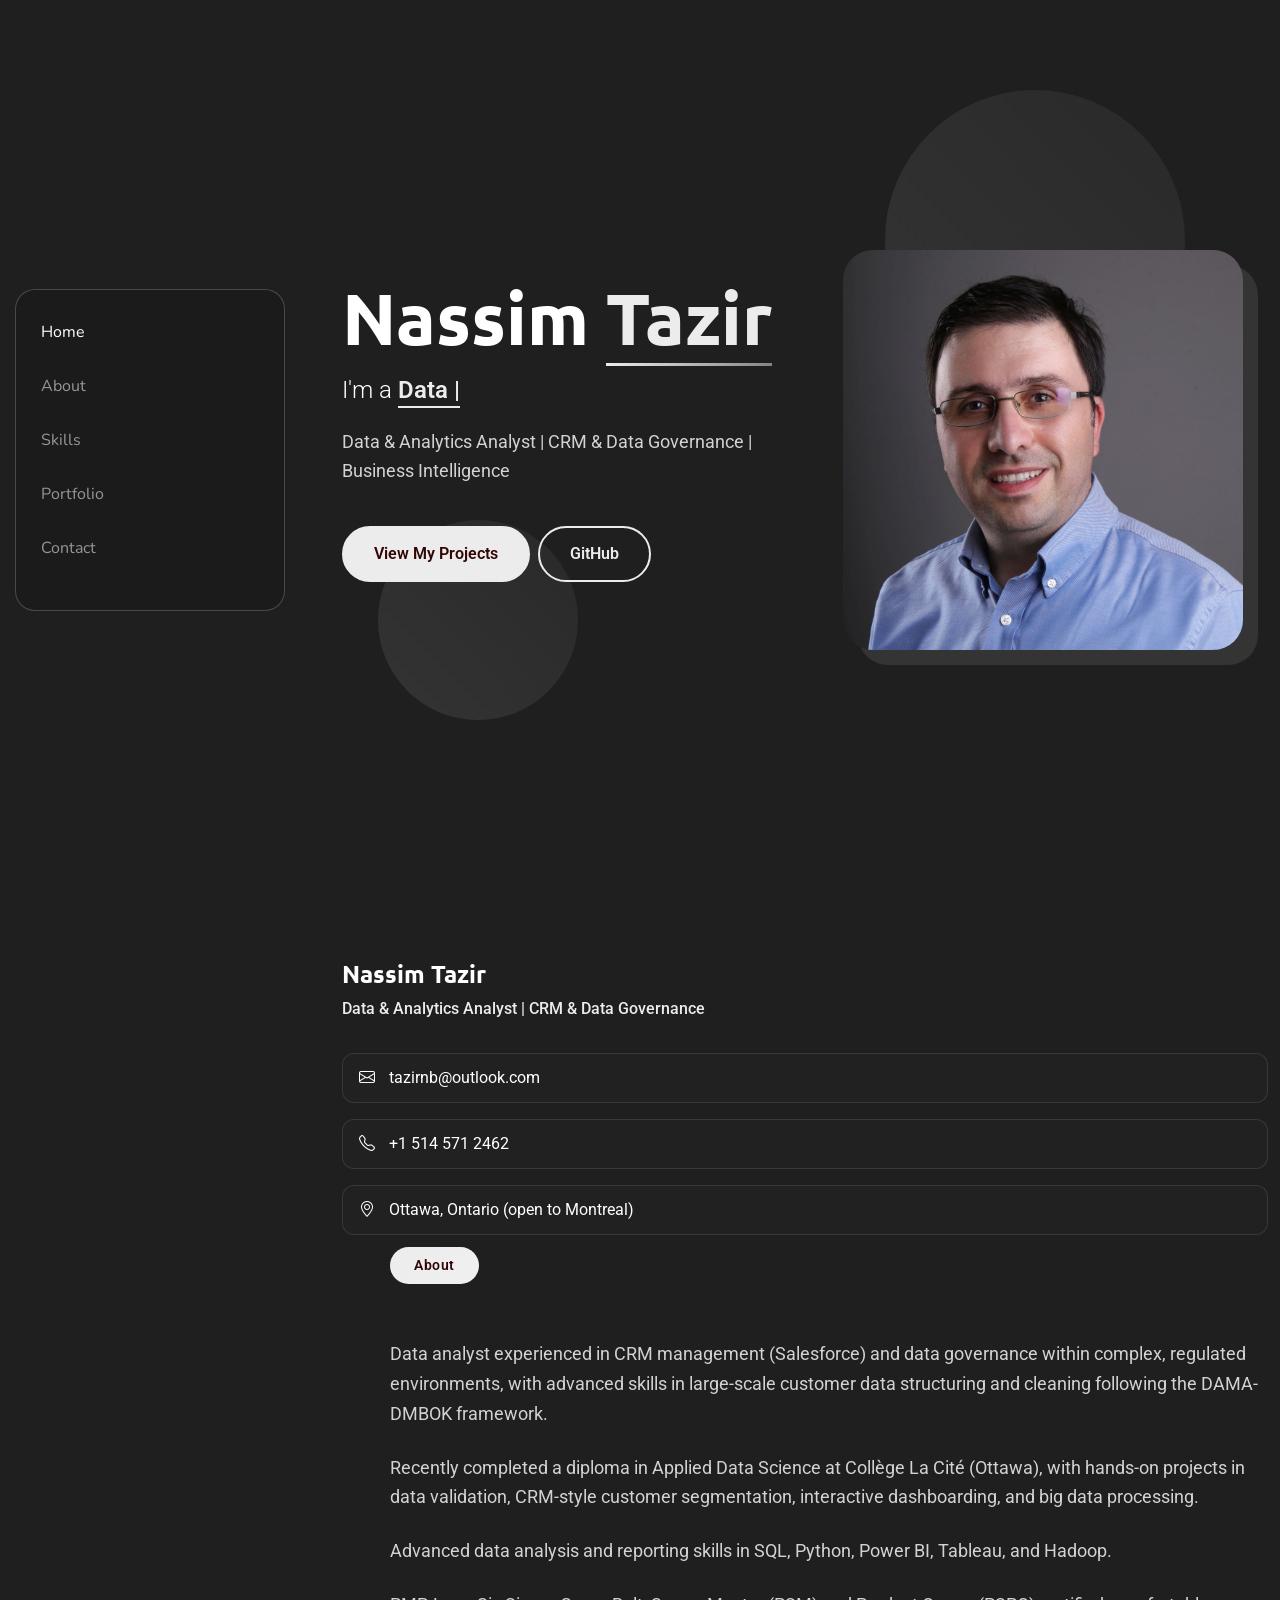
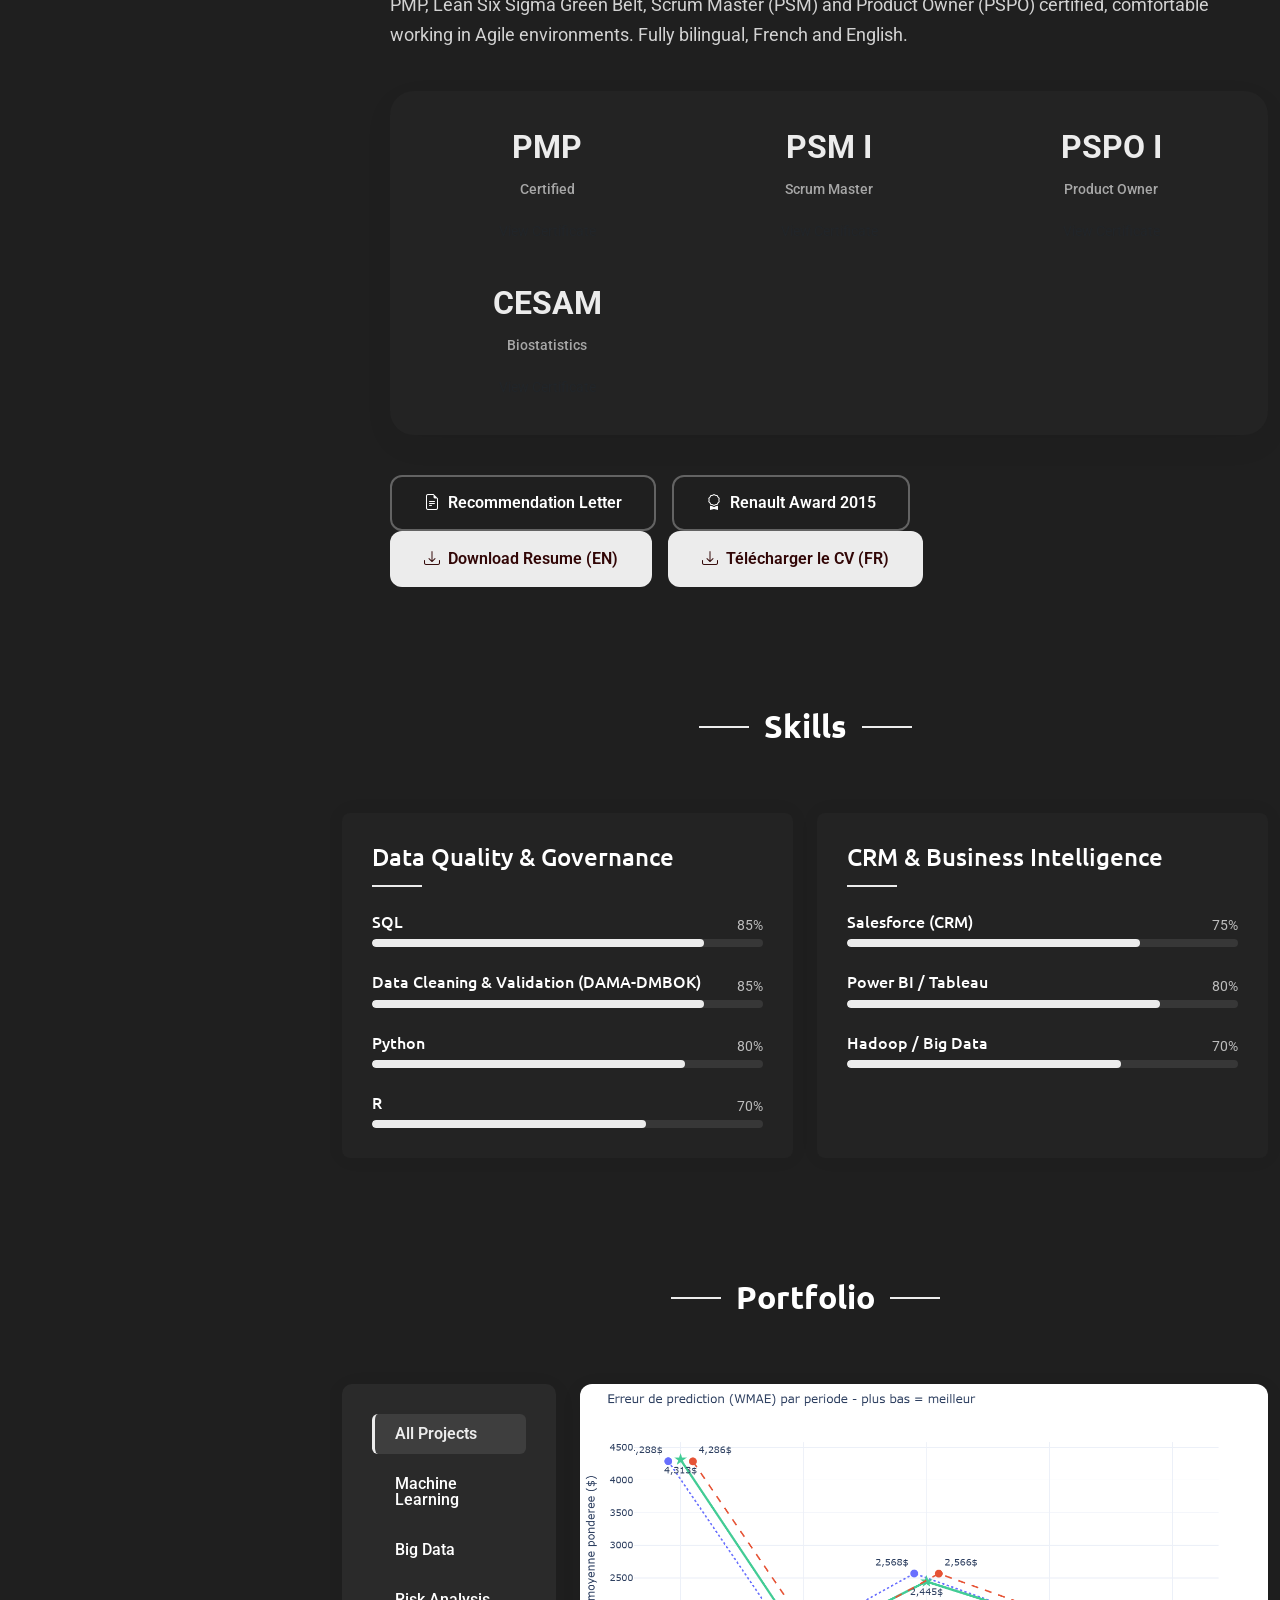
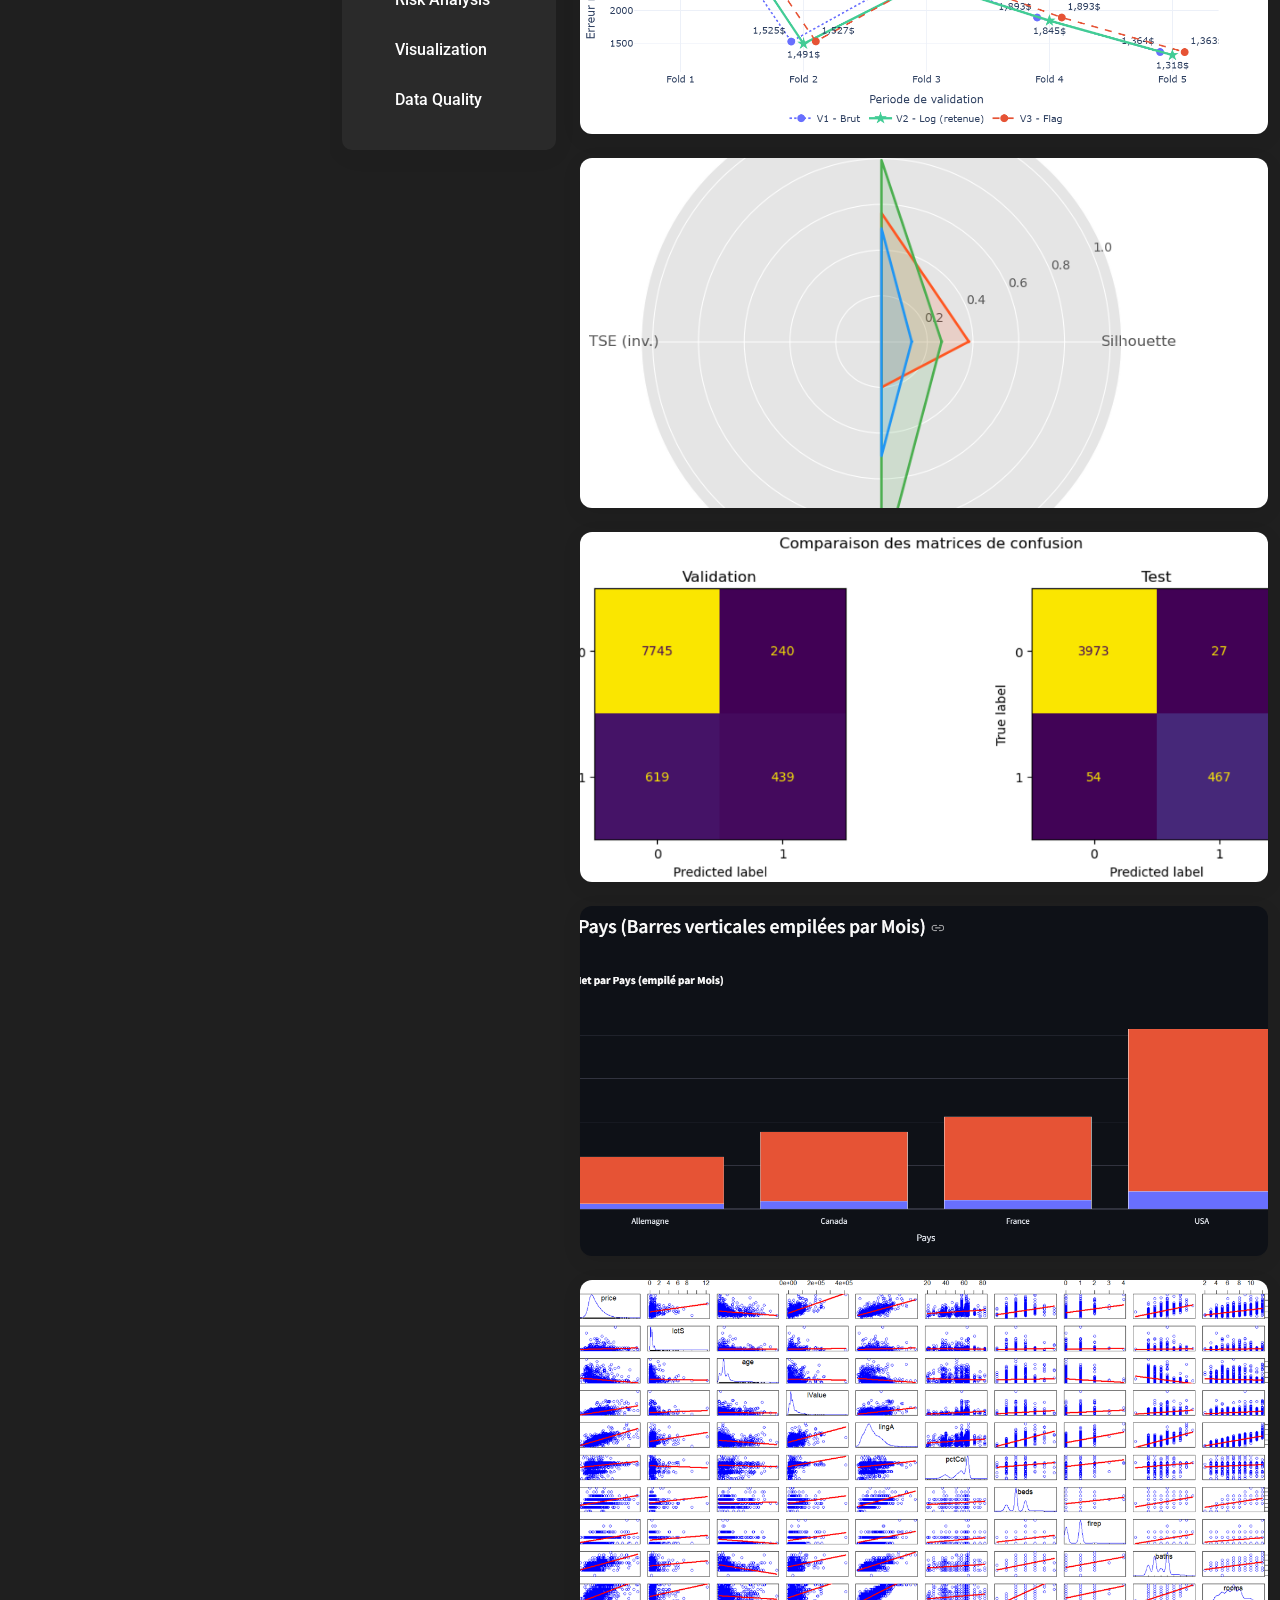
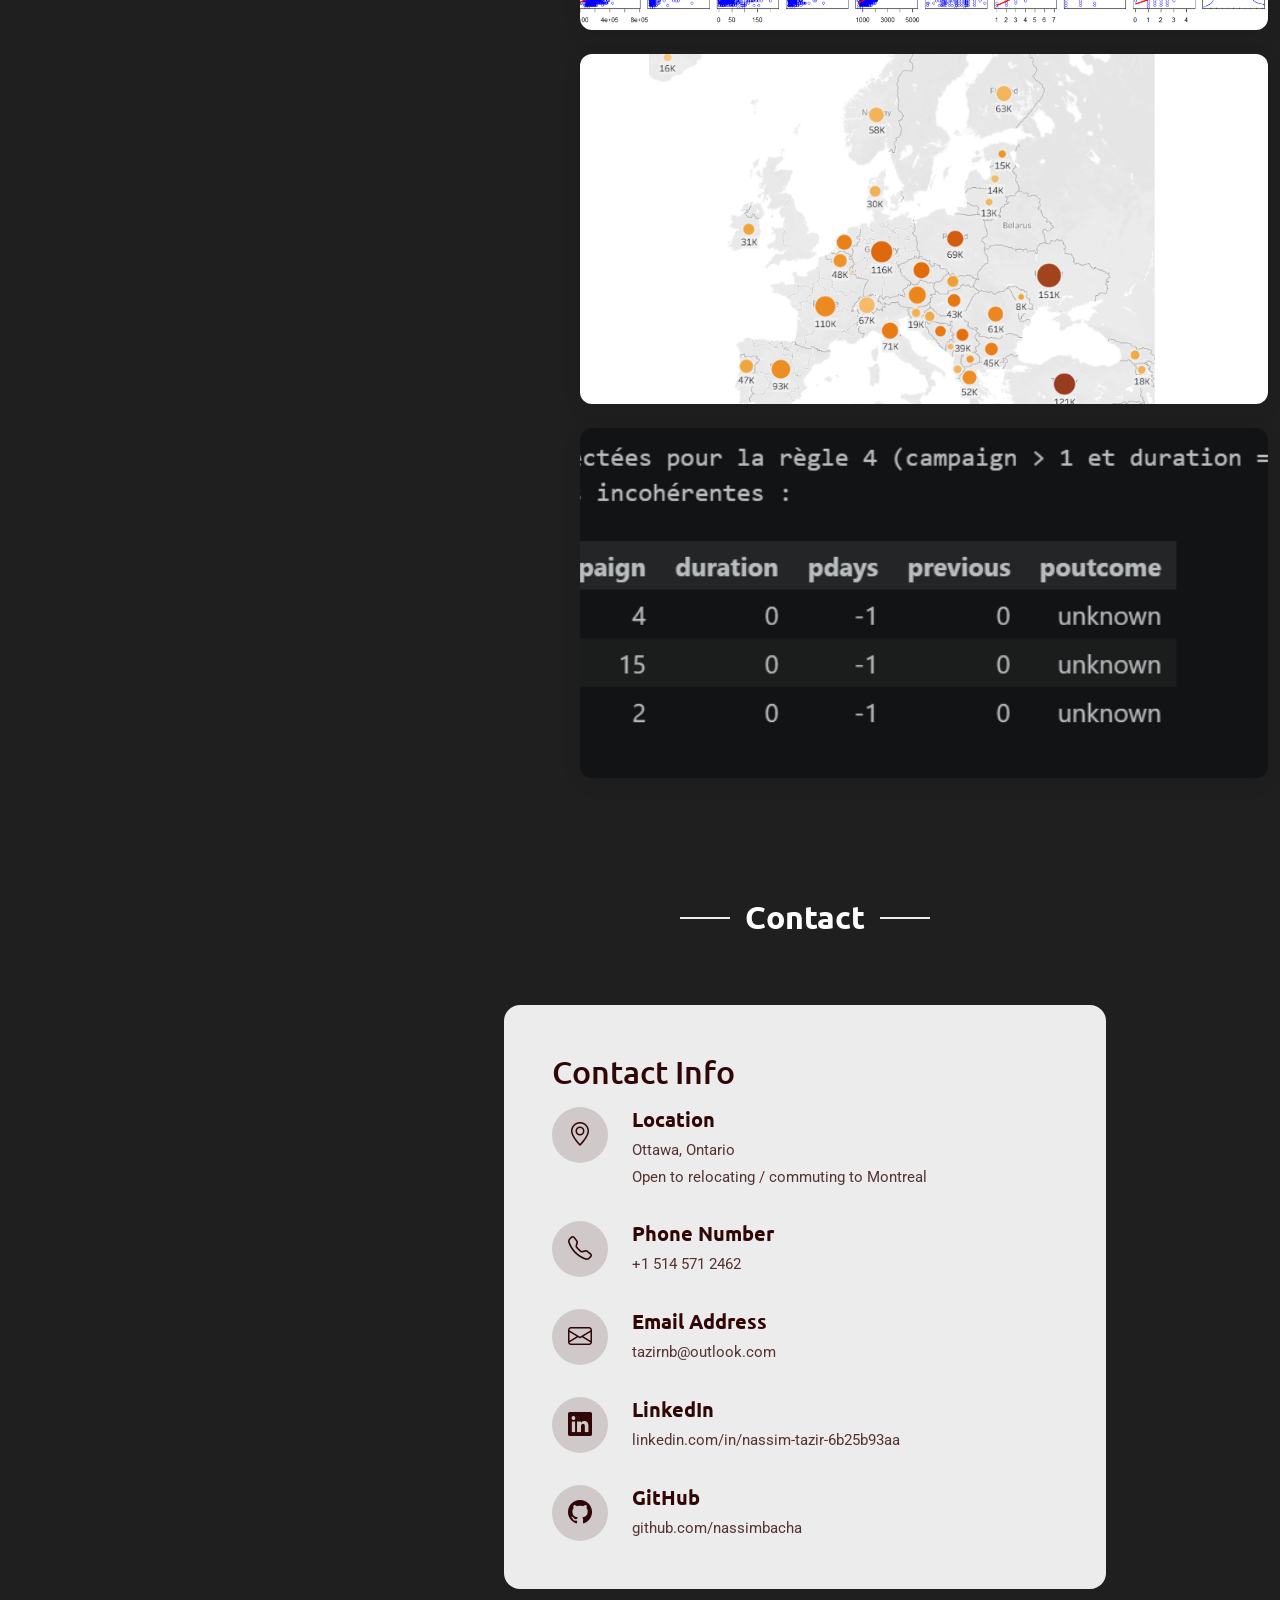
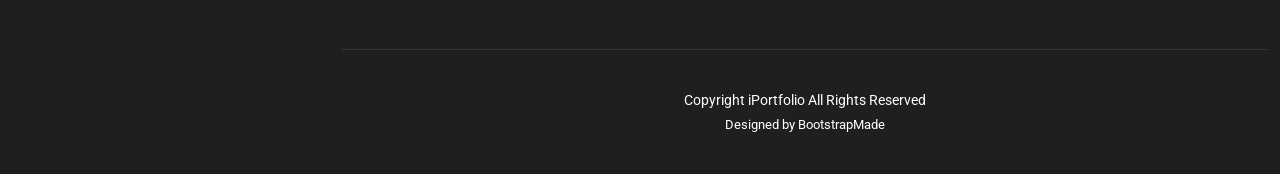
<file: index.html>
<!DOCTYPE html>
<html lang="en">

<head>
  <meta charset="utf-8">
  <meta content="width=device-width, initial-scale=1.0" name="viewport">
  <title>Nassim Tazir - Data & Analytics Analyst | CRM & Data Governance</title>
  <meta name="description" content="">
  <meta name="keywords" content="">

  <!-- Favicons -->
  <link href="assets/img/favicon.png" rel="icon">
  <link href="assets/img/apple-touch-icon.png" rel="apple-touch-icon">

  <!-- Fonts -->
  <link href="https://fonts.googleapis.com" rel="preconnect">
  <link href="https://fonts.gstatic.com" rel="preconnect" crossorigin>
  <link href="https://fonts.googleapis.com/css2?family=Roboto:ital,wght@0,100;0,300;0,400;0,500;0,700;0,900;1,100;1,300;1,400;1,500;1,700;1,900&family=Ubuntu:ital,wght@0,300;0,400;0,500;0,700;1,300;1,400;1,500;1,700&family=Nunito:ital,wght@0,200;0,300;0,400;0,500;0,600;0,700;0,800;0,900;1,200;1,300;1,400;1,500;1,600;1,700;1,800;1,900&display=swap" rel="stylesheet">

  <!-- Vendor CSS Files -->
  <link href="assets/vendor/bootstrap/css/bootstrap.min.css" rel="stylesheet">
  <link href="assets/vendor/bootstrap-icons/bootstrap-icons.css" rel="stylesheet">
  <link href="assets/vendor/aos/aos.css" rel="stylesheet">
  <link href="assets/vendor/glightbox/css/glightbox.min.css" rel="stylesheet">
  <link href="assets/vendor/swiper/swiper-bundle.min.css" rel="stylesheet">

  <!-- Main CSS File -->
  <link href="assets/css/main.css" rel="stylesheet">

</head>

<body class="index-page">

  <header id="header" class="header dark-background d-flex flex-column justify-content-center">
    <i class="header-toggle d-xl-none bi bi-list"></i>

    <div class="header-container d-flex flex-column align-items-start">
      <nav id="navmenu" class="navmenu">
        <ul>
          <li><a href="#hero">Home</a></li>
          <li><a href="#about">About</a></li>
          <li><a href="#skills">Skills</a></li>
          <li><a href="#portfolio">Portfolio</a></li>
          <li><a href="#contact">Contact</a></li>
        </ul>
      </nav>
    </div>

  </header>

  <main class="main">

    <!-- Hero Section -->
    <section id="hero" class="hero section">
      <div class="background-elements">
        <div class="bg-circle circle-1"></div>
        <div class="bg-circle circle-2"></div>
      </div>

      <div class="hero-content">
        <div class="container">
          <div class="row align-items-center">

            <div class="col-lg-6" data-aos="fade-right" data-aos-delay="100">
              <div class="hero-text">
                <h1>Nassim <span class="accent-text">Tazir</span></h1>

                <p class="lead">
                  I'm a <span class="typed" data-typed-items="Data &amp; Analytics Analyst, CRM Specialist, PMP® Certified"></span>
                </p>

                <p class="description">Data &amp; Analytics Analyst | CRM &amp; Data Governance | Business Intelligence</p>

                <div class="hero-actions d-flex flex-wrap gap-2">
                  <a href="#portfolio" class="btn btn-primary">View My Projects</a>
                  <a href="https://github.com/nassimbacha" target="_blank" rel="noopener" class="btn btn-outline">GitHub</a>
                </div>

              </div>
            </div>

            <div class="col-lg-6" data-aos="fade-left" data-aos-delay="200">
              <div class="hero-visual">
                <div class="profile-container">
                  <div class="profile-background"></div>
                  <img src="assets/img/profile/nassim.jpg" alt="Nassim Tazir" class="profile-image">
                </div>
              </div>
            </div>

          </div>
        </div>
      </div>

    </section><!-- /Hero Section -->

    <!-- About Section -->
    <section id="about" class="about section">

      <div class="container" data-aos="fade-up" data-aos-delay="100">

        <div class="row">

          <div class="profile-content">
            <h3>Nassim Tazir</h3>
            <p class="profession">Data & Analytics Analyst | CRM &amp; Data Governance</p>

            <div class="contact-links">
              <a href="mailto:tazirnb@outlook.com" class="contact-item">
                <i class="bi bi-envelope"></i>
                tazirnb@outlook.com
              </a>
              <a href="tel:+15145712462" class="contact-item">
                <i class="bi bi-telephone"></i>
                +1 514 571 2462
              </a>
              <a href="#" class="contact-item">
                <i class="bi bi-geo-alt"></i>
                Ottawa, Ontario (open to Montreal)
              </a>
            </div>
          </div>

          <div class="col-lg-12" data-aos="fade-left" data-aos-delay="300">
            <div class="about-content">
              <div class="section-header">
                <span class="badge-text">About</span>
              </div>

              <div class="description">
                <p>
                  Data analyst experienced in CRM management (Salesforce) and data governance within complex,
                  regulated environments, with advanced skills in large-scale customer data structuring and
                  cleaning following the DAMA-DMBOK framework.
                </p>
                <p>
                  Recently completed a diploma in Applied Data Science at Collège La Cité (Ottawa),
                  with hands-on projects in data validation, CRM-style customer segmentation, interactive
                  dashboarding, and big data processing.
                </p>
                <p>
                  Advanced data analysis and reporting skills in SQL, Python, Power BI, Tableau, and Hadoop.
                </p>
                <p>
                  PMP, Lean Six Sigma Green Belt, Scrum Master (PSM) and Product Owner (PSPO) certified,
                  comfortable working in Agile environments. Fully bilingual, French and English.
                </p>
              </div>

              <div class="stats-grid">
                <div class="stat-item">
                  <div class="stat-number">PMP</div>
                  <div class="stat-label">Certified</div>
                  <div class="mt-3">
                    <a class="btn btn-outline btn-sm" href="assets/certificates/PMP.pdf" download>View Certificate</a>
                  </div>
                </div>

                <div class="stat-item">
                  <div class="stat-number">PSM I</div>
                  <div class="stat-label">Scrum Master</div>
                  <div class="mt-3">
                    <a class="btn btn-outline btn-sm" href="assets/certificates/PSM.pdf" download>View Certificate</a>
                  </div>
                </div>

                <div class="stat-item">
                  <div class="stat-number">PSPO I</div>
                  <div class="stat-label">Product Owner</div>
                  <div class="mt-3">
                    <a class="btn btn-outline btn-sm" href="assets/certificates/PSPO.pdf" download>View Certificate</a>
                  </div>
                </div>

                <div class="stat-item">
                  <div class="stat-number">CESAM</div>
                  <div class="stat-label">Biostatistics</div>
                  <div class="mt-3">
                    <a class="btn btn-outline btn-sm" href="assets/certificates/CESAM.pdf" download>View Certificate</a>
                  </div>
                </div>
              </div>

              <div class="cta-section">
                <a href="docs/Recommendation_Letter.pdf" class="btn btn-outline" target="_blank" rel="noopener">
                  <i class="bi bi-file-earmark-text"></i>
                  Recommendation Letter
                </a>
                <a href="docs/Award%20Renault.pdf" class="btn btn-outline" target="_blank" rel="noopener">
                  <i class="bi bi-award"></i>
                  Renault Award 2015
                </a>
              </div>

              <div class="cta-section">
                <a href="assets/files/Nassim_Tazir_En.pdf" class="btn btn-primary" download>
                  <i class="bi bi-download"></i>
                  Download Resume (EN)
                </a>
                <a href="assets/files/Nassim_Tazir_Fr.pdf" class="btn btn-primary" download>
                  <i class="bi bi-download"></i>
                  Télécharger le CV (FR)
                </a>
              </div>

            </div>
          </div>
        </div>

      </div>

    </section><!-- /About Section -->

    <!-- Skills Section -->
    <section id="skills" class="skills section">

      <div class="container section-title" data-aos="fade-up">
        <h2>Skills</h2>
      </div>

      <div class="container" data-aos="fade-up" data-aos-delay="100">
        <div class="row">

          <div class="col-lg-6">
            <div class="skills-category" data-aos="fade-up" data-aos-delay="200">
              <h3>Data Quality &amp; Governance</h3>
              <div class="skills-animation">

                <div class="skill-item">
                  <div class="d-flex justify-content-between align-items-center">
                    <h4>SQL</h4>
                    <span class="skill-percentage">85%</span>
                  </div>
                  <div class="progress">
                    <div class="progress-bar" role="progressbar" aria-valuenow="85" aria-valuemin="0" aria-valuemax="100"></div>
                  </div>
                </div>

                <div class="skill-item">
                  <div class="d-flex justify-content-between align-items-center">
                    <h4>Data Cleaning &amp; Validation (DAMA-DMBOK)</h4>
                    <span class="skill-percentage">85%</span>
                  </div>
                  <div class="progress">
                    <div class="progress-bar" role="progressbar" aria-valuenow="85" aria-valuemin="0" aria-valuemax="100"></div>
                  </div>
                </div>

                <div class="skill-item">
                  <div class="d-flex justify-content-between align-items-center">
                    <h4>Python</h4>
                    <span class="skill-percentage">80%</span>
                  </div>
                  <div class="progress">
                    <div class="progress-bar" role="progressbar" aria-valuenow="80" aria-valuemin="0" aria-valuemax="100"></div>
                  </div>
                </div>

                <div class="skill-item">
                  <div class="d-flex justify-content-between align-items-center">
                    <h4>R</h4>
                    <span class="skill-percentage">70%</span>
                  </div>
                  <div class="progress">
                    <div class="progress-bar" role="progressbar" aria-valuenow="70" aria-valuemin="0" aria-valuemax="100"></div>
                  </div>
                </div>

              </div>
            </div>
          </div>

          <div class="col-lg-6">
            <div class="skills-category" data-aos="fade-up" data-aos-delay="300">
              <h3>CRM &amp; Business Intelligence</h3>
              <div class="skills-animation">

                <div class="skill-item">
                  <div class="d-flex justify-content-between align-items-center">
                    <h4>Salesforce (CRM)</h4>
                    <span class="skill-percentage">75%</span>
                  </div>
                  <div class="progress">
                    <div class="progress-bar" role="progressbar" aria-valuenow="75" aria-valuemin="0" aria-valuemax="100"></div>
                  </div>
                </div>

                <div class="skill-item">
                  <div class="d-flex justify-content-between align-items-center">
                    <h4>Power BI / Tableau</h4>
                    <span class="skill-percentage">80%</span>
                  </div>
                  <div class="progress">
                    <div class="progress-bar" role="progressbar" aria-valuenow="80" aria-valuemin="0" aria-valuemax="100"></div>
                  </div>
                </div>

                <div class="skill-item">
                  <div class="d-flex justify-content-between align-items-center">
                    <h4>Hadoop / Big Data</h4>
                    <span class="skill-percentage">70%</span>
                  </div>
                  <div class="progress">
                    <div class="progress-bar" role="progressbar" aria-valuenow="70" aria-valuemin="0" aria-valuemax="100"></div>
                  </div>
                </div>

              </div>
            </div>
          </div>

        </div>
      </div>

    </section><!-- /Skills Section -->

    <!-- Portfolio Section -->
    <section id="portfolio" class="portfolio section">

      <div class="container section-title" data-aos="fade-up">
        <h2>Portfolio</h2>
      </div>

      <div class="container" data-aos="fade-up" data-aos-delay="100">

        <div class="isotope-layout" data-default-filter="*" data-layout="masonry" data-sort="original-order">

          <div class="row">
            <div class="col-lg-3 filter-sidebar">
              <div class="filters-wrapper" data-aos="fade-right" data-aos-delay="150">
                <ul class="portfolio-filters isotope-filters">
                  <li data-filter="*" class="filter-active">All Projects</li>
                  <li data-filter=".filter-ml">Machine Learning</li>
                  <li data-filter=".filter-bigdata">Big Data</li>
                  <li data-filter=".filter-risk">Risk Analysis</li>
                  <li data-filter=".filter-viz">Visualization</li>
                  <li data-filter=".filter-quality">Data Quality</li>
                </ul>
              </div>
            </div>

            <div class="col-lg-9">
              <div class="row gy-4 portfolio-container isotope-container" data-aos="fade-up" data-aos-delay="200">

                <!-- Projet 1 Walmart -->
                <div class="col-lg-12 col-md-12 portfolio-item isotope-item filter-ml">
                  <div class="portfolio-wrap">
                    <img src="assets/img/portfolio/walmart_wmae.png" class="img-fluid" alt="Walmart WMAE" loading="lazy">
                    <div class="portfolio-info">
                      <div class="content">
                        <h4>Sales Forecasting - Walmart</h4>
                        <p>Time series forecasting pipeline on 408,000+ weekly sales transactions across 45 stores. Feature engineering (lags, rolling means, seasonal flags), TimeSeriesSplit validation, custom WMAE metric, comparison of Random Forest / XGBoost / LightGBM - R2 avg: 0.94.</p>
                        <p><strong>Tools:</strong> Python, scikit-learn, pandas, XGBoost, LightGBM</p>
                        <a href="https://github.com/nassimbacha/walmart-sales-forecasting" target="_blank" rel="noopener" class="btn btn-outline btn-sm mt-2">GitHub</a>
                        <a href="https://youtu.be/nKX84gOiWzc" target="_blank" rel="noopener" class="btn btn-outline btn-sm mt-2">Video</a>
                      </div>
                    </div>
                  </div>
                </div>

                <!-- Projet 2 Credit Card -->
                <div class="col-lg-12 col-md-12 portfolio-item isotope-item filter-risk">
                  <div class="portfolio-wrap">
                    <img src="assets/img/portfolio/Radar_Chart.png" class="img-fluid" alt="Clustering Radar Chart" loading="lazy">
                    <div class="portfolio-info">
                      <div class="content">
                        <h4>Credit Card Default Risk - Segmentation and Analysis</h4>
                        <p>Exploratory analysis and risk segmentation on 30,000 credit card clients. PCA (90% variance in 10 components), MCA, AFC, K-Means clustering (k=4) - identified a high-risk group with 62.6% default rate. Comparison of 3 clustering approaches via radar chart.</p>
                        <p><strong>Tools:</strong> Python, scikit-learn, Prince (PCA/MCA/AFC), KMeans, Seaborn</p>
                        <a href="https://github.com/nassimbacha/credit-card-default-risk-segmentation" target="_blank" rel="noopener" class="btn btn-outline btn-sm mt-2">GitHub</a>
                      </div>
                    </div>
                  </div>
                </div>

                <!-- Projet 3 Bank Marketing -->
                <div class="col-lg-12 col-md-12 portfolio-item isotope-item filter-ml">
                  <div class="portfolio-wrap">
                    <img src="assets/img/portfolio/Confusion_Matrix.png" class="img-fluid" alt="Confusion Matrix" loading="lazy">
                    <div class="portfolio-info">
                      <div class="content">
                        <h4>Bank Marketing - ML Classification Pipeline</h4>
                        <p>End-to-end sklearn pipeline: StandardScaler, OneHotEncoder, SelectKBest (Mutual Information, k=15), RandomForestClassifier (200 trees). Handling class imbalance (22% positives), precision/recall/F1 analysis - final accuracy: 98.2%.</p>
                        <p><strong>Tools:</strong> Python, scikit-learn, pandas, RandomForestClassifier</p>
                        <a href="https://github.com/nassimbacha/bank-marketing-ml-pipeline" target="_blank" rel="noopener" class="btn btn-outline btn-sm mt-2">GitHub</a>
                      </div>
                    </div>
                  </div>
                </div>

                <!-- Projet 4 MapReduce -->
                <div class="col-lg-12 col-md-12 portfolio-item isotope-item filter-bigdata">
                  <div class="portfolio-wrap">
                    <img src="assets/img/portfolio/Ca_par_Pays.png" class="img-fluid" alt="Sales KPIs" loading="lazy">
                    <div class="portfolio-info">
                      <div class="content">
                        <h4>Big Data Pipeline - Hadoop MapReduce and Streamlit</h4>
                        <p>Dockerized Hadoop cluster (1 master + 2 workers). 4 MapReduce jobs (net revenue, top 10, returns, payments) with HDFS storage and interactive Streamlit dashboard.</p>
                        <p><strong>Tools:</strong> Python, Hadoop, HDFS, MapReduce, Streamlit, Docker</p>
                        <div class="portfolio-links">
                          <a href="assets/img/portfolio/Ca_par_Pays.png" class="glightbox" data-gallery="bigdata-kpi" title="CA net par pays"><i class="bi bi-plus-lg"></i></a>
                          <a href="assets/img/portfolio/Top10_Produits.png" class="glightbox" data-gallery="bigdata-kpi" title="Top 10 Produits" style="display:none;"></a>
                          <a href="assets/img/portfolio/Tx_retour_par_produits.png" class="glightbox" data-gallery="bigdata-kpi" title="Taux de retour" style="display:none;"></a>
                          <a href="assets/img/portfolio/Modes_payements.png" class="glightbox" data-gallery="bigdata-kpi" title="Modes de paiement" style="display:none;"></a>
                        </div>
                        <a href="https://github.com/nassimbacha/Creation_job_map_reduce-Tableau_de_bord_streamlit" target="_blank" rel="noopener" class="btn btn-outline btn-sm mt-2">GitHub</a>
                      </div>
                    </div>
                  </div>
                </div>

                <!-- Projet 5 House Price Prediction R -->
                <div class="col-lg-12 col-md-12 portfolio-item isotope-item filter-ml">
                  <div class="portfolio-wrap">
                    <img src="assets/img/portfolio/house_price_scatterplot_matrix.png" class="img-fluid" alt="House Price Scatterplot Matrix" loading="lazy">
                    <div class="portfolio-info">
                      <div class="content">
                        <h4>House Price Regression Model - Interaction Effects</h4>
                        <p>Academic project (Collège La Cité, 2025): multiple linear regression to predict house prices. Full diagnostics (Shapiro-Wilk, Breusch-Pagan, Harvey-Collier), Box-Cox log transformation, best subset and stepwise AIC variable selection, polynomial and interaction terms validated via ANOVA. Final model: log(price) ~ lotSize + age + landValue + livingArea + bathrooms, Adj. R2 = 0.583.</p>
                        <p><strong>Tools:</strong> R, leaps, MASS, car, lmtest, GGally, ggplot2</p>
                        <div class="portfolio-links">
                          <a href="assets/img/portfolio/house_price_scatterplot_matrix.png" class="glightbox" data-gallery="house-price" title="Scatterplot matrix with regression lines"><i class="bi bi-plus-lg"></i></a>
                          <a href="assets/img/portfolio/house_price_corr_matrix.png" class="glightbox" data-gallery="house-price" title="Correlation matrix" style="display:none;"></a>
                          <a href="assets/img/portfolio/house_price_regression_summary.png" class="glightbox" data-gallery="house-price" title="Regression model summary" style="display:none;"></a>
                          <a href="assets/img/portfolio/house_price_influence_plot.png" class="glightbox" data-gallery="house-price" title="Influence plot (Cook's D)" style="display:none;"></a>
                          <a href="assets/img/portfolio/house_price_boxcox.png" class="glightbox" data-gallery="house-price" title="Box-Cox profile log-likelihood" style="display:none;"></a>
                        </div>
                        <a href="https://github.com/nassimbacha/house-price-prediction-r" target="_blank" rel="noopener" class="btn btn-outline btn-sm mt-2">GitHub</a>
                        <a href="https://youtu.be/2wKjX27EH9Y" target="_blank" rel="noopener" class="btn btn-outline btn-sm mt-2">Video</a>
                      </div>
                    </div>
                  </div>
                </div>

                <!-- Projet 6 Energy Transition Tableau -->
                <div class="col-lg-12 col-md-12 portfolio-item isotope-item filter-viz">
                  <div class="portfolio-wrap">
                    <img src="assets/img/portfolio/energy_transition_map.png" class="img-fluid" alt="European Energy Transition Map" loading="lazy">
                    <div class="portfolio-info">
                      <div class="content">
                        <h4>European Energy Transition Analysis - Tableau</h4>
                        <p>Interactive geographic map of 40 European countries (200 observations) showing energy production (bubble size, GWh) and CO2 emissions (color gradient). Bar chart and dual-axis Dot/Lollipop chart comparing production by energy source and emissions by country. Bullet chart tracking actual production vs targets, with distribution bands.</p>
                        <p><strong>Tools:</strong> Tableau (geographic maps, dual axis, bullet chart)</p>
                        <a href="https://public.tableau.com/app/profile/nassim.tazir4809/viz/AnalysedelatransitionEnergetiqueEuropeenne/Dashboard1" target="_blank" rel="noopener" class="btn btn-outline btn-sm mt-2">Tableau Public</a>
                      </div>
                    </div>
                  </div>
                </div>

                <!-- Projet 7 Bank Marketing Data Validation -->
                <div class="col-lg-12 col-md-12 portfolio-item isotope-item filter-quality">
                  <div class="portfolio-wrap">
                    <img src="assets/img/portfolio/bank_marketing_validation.png" class="img-fluid" alt="Bank Marketing Data Validation" loading="lazy">
                    <div class="portfolio-info">
                      <div class="content">
                        <h4>Data Validation and Quality Control - Bank Marketing</h4>
                        <p>Complete data quality validation process on 45,211 observations (17 variables) from banking telemarketing campaigns: descriptive statistical analysis, anomaly detection (technical vs business missing values, outliers, duplicates, logical inconsistencies). Definition and verification of 4 cross-variable business rules, with automated schema validation via Pandera (accuracy, completeness, consistency).</p>
                        <p><strong>Tools:</strong> Python, pandas, Pandera, SciPy, Seaborn, Matplotlib</p>
                        <a href="https://github.com/nassimbacha/bank-marketing-data-validation" target="_blank" rel="noopener" class="btn btn-outline btn-sm mt-2">GitHub</a>
                      </div>
                    </div>
                  </div>
                </div>

              </div>
            </div>
          </div>

        </div>

      </div>

    </section><!-- /Portfolio Section -->

    <!-- Contact Section -->
    <section id="contact" class="contact section">

      <div class="container section-title" data-aos="fade-up">
        <h2>Contact</h2>
      </div>

      <div class="container">
        <div class="row g-4 g-lg-5">
          <div class="col-lg-8 mx-auto">
            <div class="info-box">
              <h3>Contact Info</h3>

              <div class="info-item">
                <div class="icon-box"><i class="bi bi-geo-alt"></i></div>
                <div class="content">
                  <h4>Location</h4>
                  <p>Ottawa, Ontario</p>
                  <p>Open to relocating / commuting to Montreal</p>
                </div>
              </div>

              <div class="info-item">
                <div class="icon-box"><i class="bi bi-telephone"></i></div>
                <div class="content">
                  <h4>Phone Number</h4>
                  <p>+1 514 571 2462</p>
                </div>
              </div>

              <div class="info-item">
                <div class="icon-box"><i class="bi bi-envelope"></i></div>
                <div class="content">
                  <h4>Email Address</h4>
                  <p>tazirnb@outlook.com</p>
                </div>
              </div>

              <div class="info-item">
                <div class="icon-box"><i class="bi bi-linkedin"></i></div>
                <div class="content">
                  <h4>LinkedIn</h4>
                  <p><a href="https://www.linkedin.com/in/nassim-tazir-6b25b93aa/" target="_blank">linkedin.com/in/nassim-tazir-6b25b93aa</a></p>
                </div>
              </div>

              <div class="info-item">
                <div class="icon-box"><i class="bi bi-github"></i></div>
                <div class="content">
                  <h4>GitHub</h4>
                  <p><a href="https://github.com/nassimbacha" target="_blank" rel="noopener">github.com/nassimbacha</a></p>
                </div>
              </div>

            </div>
          </div>
        </div>
      </div>

    </section><!-- /Contact Section -->

  </main>

  <footer id="footer" class="footer position-relative">
    <div class="container">
      <div class="copyright text-center">
        <p>Copyright iPortfolio All Rights Reserved</p>
      </div>
      <div class="credits">
        Designed by BootstrapMade
      </div>
    </div>
  </footer>

  <a href="#" id="scroll-top" class="scroll-top d-flex align-items-center justify-content-center"><i class="bi bi-arrow-up-short"></i></a>

  <div id="preloader"></div>

  <script src="assets/vendor/bootstrap/js/bootstrap.bundle.min.js"></script>
  <script src="assets/vendor/php-email-form/validate.js"></script>
  <script src="assets/vendor/aos/aos.js"></script>
  <script src="assets/vendor/typed.js/typed.umd.js"></script>
  <script src="assets/vendor/purecounter/purecounter_vanilla.js"></script>
  <script src="assets/vendor/waypoints/noframework.waypoints.js"></script>
  <script src="assets/vendor/isotope-layout/isotope.pkgd.min.js"></script>
  <script src="assets/vendor/imagesloaded/imagesloaded.pkgd.min.js"></script>
  <script src="assets/vendor/glightbox/js/glightbox.min.js"></script>
  <script src="assets/vendor/swiper/swiper-bundle.min.js"></script>
  <script src="assets/js/main.js"></script>

</body>

</html>
</file>
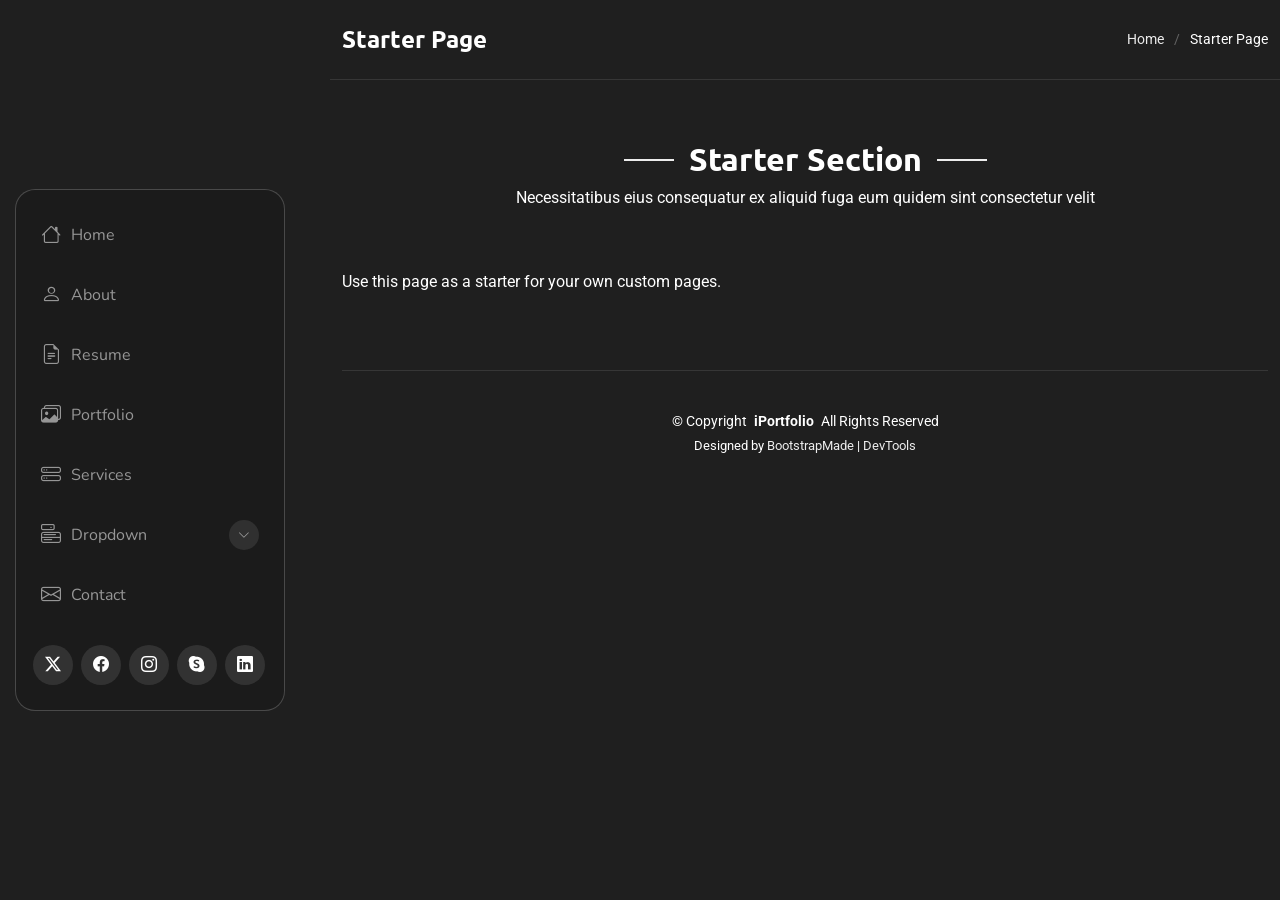
<file: starter-page.html>
<!DOCTYPE html>
<html lang="en">

<head>
  <meta charset="utf-8">
  <meta content="width=device-width, initial-scale=1.0" name="viewport">
  <title>Starter Page - SnapFolio Bootstrap Template</title>
  <meta name="description" content="">
  <meta name="keywords" content="">

  <!-- Favicons -->
  <link href="assets/img/favicon.png" rel="icon">
  <link href="assets/img/apple-touch-icon.png" rel="apple-touch-icon">

  <!-- Fonts -->
  <link href="https://fonts.googleapis.com" rel="preconnect">
  <link href="https://fonts.gstatic.com" rel="preconnect" crossorigin>
  <link href="https://fonts.googleapis.com/css2?family=Roboto:ital,wght@0,100;0,300;0,400;0,500;0,700;0,900;1,100;1,300;1,400;1,500;1,700;1,900&family=Ubuntu:ital,wght@0,300;0,400;0,500;0,700;1,300;1,400;1,500;1,700&family=Nunito:ital,wght@0,200;0,300;0,400;0,500;0,600;0,700;0,800;0,900;1,200;1,300;1,400;1,500;1,600;1,700;1,800;1,900&display=swap" rel="stylesheet">

  <!-- Vendor CSS Files -->
  <link href="assets/vendor/bootstrap/css/bootstrap.min.css" rel="stylesheet">
  <link href="assets/vendor/bootstrap-icons/bootstrap-icons.css" rel="stylesheet">
  <link href="assets/vendor/aos/aos.css" rel="stylesheet">
  <link href="assets/vendor/glightbox/css/glightbox.min.css" rel="stylesheet">
  <link href="assets/vendor/swiper/swiper-bundle.min.css" rel="stylesheet">

  <!-- Main CSS File -->
  <link href="assets/css/main.css" rel="stylesheet">

  <!-- =======================================================
  * Template Name: SnapFolio
  * Template URL: https://bootstrapmade.com/snapfolio-bootstrap-portfolio-template/
  * Updated: Jul 21 2025 with Bootstrap v5.3.7
  * Author: BootstrapMade.com
  * License: https://bootstrapmade.com/license/
  ======================================================== -->
</head>

<body class="starter-page-page">

  <header id="header" class="header dark-background d-flex flex-column justify-content-center">
    <i class="header-toggle d-xl-none bi bi-list"></i>

    <div class="header-container d-flex flex-column align-items-start">
      <nav id="navmenu" class="navmenu">
        <ul>
          <li><a href="#hero"><i class="bi bi-house navicon"></i>Home</a></li>
          <li><a href="#about"><i class="bi bi-person navicon"></i> About</a></li>
          <li><a href="#resume"><i class="bi bi-file-earmark-text navicon"></i> Resume</a></li>
          <li><a href="#portfolio"><i class="bi bi-images navicon"></i> Portfolio</a></li>
          <li><a href="#services"><i class="bi bi-hdd-stack navicon"></i> Services</a></li>
          <li class="dropdown"><a href="#"><i class="bi bi-menu-button navicon"></i> <span>Dropdown</span> <i class="bi bi-chevron-down toggle-dropdown"></i></a>
            <ul>
              <li><a href="#">Dropdown 1</a></li>
              <li class="dropdown"><a href="#"><span>Deep Dropdown</span> <i class="bi bi-chevron-down toggle-dropdown"></i></a>
                <ul>
                  <li><a href="#">Deep Dropdown 1</a></li>
                  <li><a href="#">Deep Dropdown 2</a></li>
                  <li><a href="#">Deep Dropdown 3</a></li>
                  <li><a href="#">Deep Dropdown 4</a></li>
                  <li><a href="#">Deep Dropdown 5</a></li>
                </ul>
              </li>
              <li><a href="#">Dropdown 2</a></li>
              <li><a href="#">Dropdown 3</a></li>
              <li><a href="#">Dropdown 4</a></li>
            </ul>
          </li>
          <li><a href="#contact"><i class="bi bi-envelope navicon"></i> Contact</a></li>
        </ul>
      </nav>

      <div class="social-links text-center">
        <a href="#" class="twitter"><i class="bi bi-twitter-x"></i></a>
        <a href="#" class="facebook"><i class="bi bi-facebook"></i></a>
        <a href="#" class="instagram"><i class="bi bi-instagram"></i></a>
        <a href="#" class="google-plus"><i class="bi bi-skype"></i></a>
        <a href="#" class="linkedin"><i class="bi bi-linkedin"></i></a>
      </div>

    </div>

  </header>

  <main class="main">

    <!-- Page Title -->
    <div class="page-title dark-background">
      <div class="container d-lg-flex justify-content-between align-items-center">
        <h1 class="mb-2 mb-lg-0">Starter Page</h1>
        <nav class="breadcrumbs">
          <ol>
            <li><a href="index.html">Home</a></li>
            <li class="current">Starter Page</li>
          </ol>
        </nav>
      </div>
    </div><!-- End Page Title -->

    <!-- Starter Section Section -->
    <section id="starter-section" class="starter-section section">

      <!-- Section Title -->
      <div class="container section-title" data-aos="fade-up">
        <h2>Starter Section</h2>
        <p>Necessitatibus eius consequatur ex aliquid fuga eum quidem sint consectetur velit</p>
      </div><!-- End Section Title -->

      <div class="container" data-aos="fade-up">
        <p>Use this page as a starter for your own custom pages.</p>
      </div>

    </section><!-- /Starter Section Section -->

  </main>

  <footer id="footer" class="footer position-relative">

    <div class="container">
      <div class="copyright text-center ">
        <p>© <span>Copyright</span> <strong class="px-1 sitename">iPortfolio</strong> <span>All Rights Reserved</span></p>
      </div>
      <div class="credits">
        <!-- All the links in the footer should remain intact. -->
        <!-- You can delete the links only if you've purchased the pro version. -->
        <!-- Licensing information: https://bootstrapmade.com/license/ -->
        <!-- Purchase the pro version with working PHP/AJAX contact form: [buy-url] -->
        Designed by <a href="https://bootstrapmade.com/">BootstrapMade</a> | <a href="https://bootstrapmade.com/tools/">DevTools</a>
      </div>
    </div>

  </footer>

  <!-- Scroll Top -->
  <a href="#" id="scroll-top" class="scroll-top d-flex align-items-center justify-content-center"><i class="bi bi-arrow-up-short"></i></a>

  <!-- Preloader -->
  <div id="preloader"></div>

  <!-- Vendor JS Files -->
  <script src="assets/vendor/bootstrap/js/bootstrap.bundle.min.js"></script>
  <script src="assets/vendor/php-email-form/validate.js"></script>
  <script src="assets/vendor/aos/aos.js"></script>
  <script src="assets/vendor/typed.js/typed.umd.js"></script>
  <script src="assets/vendor/purecounter/purecounter_vanilla.js"></script>
  <script src="assets/vendor/waypoints/noframework.waypoints.js"></script>
  <script src="assets/vendor/isotope-layout/isotope.pkgd.min.js"></script>
  <script src="assets/vendor/imagesloaded/imagesloaded.pkgd.min.js"></script>
  <script src="assets/vendor/glightbox/js/glightbox.min.js"></script>
  <script src="assets/vendor/swiper/swiper-bundle.min.js"></script>

  <!-- Main JS File -->
  <script src="assets/js/main.js"></script>

</body>

</html>
</file>
<file: assets/css/main.css>
/**
* Template Name: SnapFolio
* Template URL: https://bootstrapmade.com/snapfolio-bootstrap-portfolio-template/
* Updated: Jul 21 2025 with Bootstrap v5.3.7
* Author: BootstrapMade.com
* License: https://bootstrapmade.com/license/
*/

/*--------------------------------------------------------------
# Font & Color Variables
# Help: https://bootstrapmade.com/color-system/
--------------------------------------------------------------*/
/* Fonts */
:root {
  --default-font: "Roboto",  system-ui, -apple-system, "Segoe UI", Roboto, "Helvetica Neue", Arial, "Noto Sans", "Liberation Sans", sans-serif, "Apple Color Emoji", "Segoe UI Emoji", "Segoe UI Symbol", "Noto Color Emoji";
  --heading-font: "Ubuntu",  sans-serif;
  --nav-font: "Nunito",  sans-serif;
}

/* Global Colors - The following color variables are used throughout the website. Updating them here will change the color scheme of the entire website */
:root { 
  --background-color: #1f1f1f; /* Background color for the entire website, including individual sections */
  --default-color: #ffffff; /* Default color used for the majority of the text content across the entire website */
  --heading-color: #ffffff; /* Color for headings, subheadings and title throughout the website */
  --accent-color: #ececec; /* Accent color that represents your brand on the website. It's used for buttons, links, and other elements that need to stand out */
  --surface-color: #232323; /* The surface color is used as a background of boxed elements within sections, such as cards, icon boxes, or other elements that require a visual separation from the global background. */
  --contrast-color: #310606; /* Contrast color for text, ensuring readability against backgrounds of accent, heading, or default colors. */
}

/* Nav Menu Colors - The following color variables are used specifically for the navigation menu. They are separate from the global colors to allow for more customization options */
:root {
  --nav-color: rgba(236, 236, 236, 0.59);  /* The default color of the main navmenu links */
  --nav-hover-color: #ffffff; /* Applied to main navmenu links when they are hovered over or active */
  --nav-mobile-background-color: #393939; /* Used as the background color for mobile navigation menu */
  --nav-dropdown-background-color: #393939; /* Used as the background color for dropdown items that appear when hovering over primary navigation items */
  --nav-dropdown-color: #ffffff; /* Used for navigation links of the dropdown items in the navigation menu. */
  --nav-dropdown-hover-color: #ececec; /* Similar to --nav-hover-color, this color is applied to dropdown navigation links when they are hovered over. */
}

/* Color Presets - These classes override global colors when applied to any section or element, providing reuse of the sam color scheme. */

.light-background {
  --background-color: #2c2c2c;
  --surface-color: #323232;
}

.dark-background {
  --background-color: #040b14;
  --default-color: #ffffff;
  --heading-color: #ffffff;
  --surface-color: #151f2b;
  --contrast-color: #ffffff;
}

/* Smooth scroll */
:root {
  scroll-behavior: smooth;
}

/*--------------------------------------------------------------
# General Styling & Shared Classes
--------------------------------------------------------------*/
body {
  color: var(--default-color);
  background-color: var(--background-color);
  font-family: var(--default-font);
}

a {
  color: var(--accent-color);
  text-decoration: none;
  transition: 0.3s;
}

a:hover {
  color: color-mix(in srgb, var(--accent-color), transparent 25%);
  text-decoration: none;
}

h1,
h2,
h3,
h4,
h5,
h6 {
  color: var(--heading-color);
  font-family: var(--heading-font);
}

/* PHP Email Form Messages
------------------------------*/
.php-email-form .error-message {
  display: none;
  background: #df1529;
  color: #ffffff;
  text-align: left;
  padding: 15px;
  margin-bottom: 24px;
  font-weight: 600;
}

.php-email-form .sent-message {
  display: none;
  color: #ffffff;
  background: #059652;
  text-align: center;
  padding: 15px;
  margin-bottom: 24px;
  font-weight: 600;
}

.php-email-form .loading {
  display: none;
  background: var(--surface-color);
  text-align: center;
  padding: 15px;
  margin-bottom: 24px;
}

.php-email-form .loading:before {
  content: "";
  display: inline-block;
  border-radius: 50%;
  width: 24px;
  height: 24px;
  margin: 0 10px -6px 0;
  border: 3px solid var(--accent-color);
  border-top-color: var(--surface-color);
  animation: php-email-form-loading 1s linear infinite;
}

@keyframes php-email-form-loading {
  0% {
    transform: rotate(0deg);
  }

  100% {
    transform: rotate(360deg);
  }
}

/*--------------------------------------------------------------
# Global Header
--------------------------------------------------------------*/
.header {
  --background-color: #1b1b1b;
  --contrast-color: #444444;
  color: var(--default-color);
  position: fixed;
  top: 0;
  left: 0;
  bottom: 0;
  padding: 0 15px;
  width: 300px;
  transition: all ease-in-out 0.3s;
  overflow-y: auto;
  z-index: 997;
}

.header .header-container {
  border-radius: 20px;
  padding: 15px;
  background-color: var(--background-color);
  border: 1px solid color-mix(in srgb, var(--default-color), transparent 80%);
}

.header .social-links {
  margin: 0 0 10px 0;
}

.header .social-links a {
  font-size: 16px;
  display: inline-flex;
  align-items: center;
  justify-content: center;
  background: color-mix(in srgb, var(--default-color), transparent 90%);
  color: var(--default-color);
  margin: 0 2px;
  border-radius: 50%;
  text-align: center;
  width: 40px;
  height: 40px;
  transition: 0.3s;
}

.header .social-links a:hover {
  color: var(--contrast-color);
  background: var(--accent-color);
}

@media (min-width: 1200px) {

  .header~main,
  .header~#footer {
    margin-left: 330px;
  }
}

@media (max-width: 1199px) {
  .header {
    left: -100%;
  }
}

.header.header-show {
  left: 0;
}

.header .header-toggle {
  color: var(--contrast-color);
  background-color: var(--accent-color);
  font-size: 22px;
  display: flex;
  align-items: center;
  justify-content: center;
  width: 40px;
  height: 40px;
  border-radius: 50%;
  cursor: pointer;
  position: fixed;
  top: 15px;
  right: 15px;
  z-index: 9999;
  transition: background-color 0.3s;
}

.header .header-toggle:hover {
  color: var(--contrast-color);
  background-color: color-mix(in srgb, var(--accent-color) 90%, white 15%);
}

/*--------------------------------------------------------------
# Navigation Menu
--------------------------------------------------------------*/
.mobile-nav-toggle {
  display: none;
}

.navmenu {
  padding: 0;
  z-index: 9997;
  width: 100%;
}

.navmenu ul {
  list-style: none;
  padding: 0 0 20px 0;
  margin: 0;
}

.navmenu a,
.navmenu a:focus {
  color: var(--nav-color);
  padding: 15px 10px;
  font-family: var(--nav-font);
  font-size: 16px;
  font-weight: 400;
  display: flex;
  align-items: center;
  white-space: nowrap;
  transition: 0.3s;
  width: 100%;
}

.navmenu a .navicon,
.navmenu a:focus .navicon {
  font-size: 20px;
  margin-right: 10px;
}

.navmenu a .toggle-dropdown,
.navmenu a:focus .toggle-dropdown {
  font-size: 12px;
  line-height: 0;
  margin-left: auto;
  width: 30px;
  height: 30px;
  display: flex;
  align-items: center;
  justify-content: center;
  border-radius: 50%;
  transition: 0.3s;
  flex-shrink: 0;
  background-color: color-mix(in srgb, var(--accent-color), transparent 90%);
}

.navmenu a .toggle-dropdown:hover,
.navmenu a:focus .toggle-dropdown:hover {
  background-color: var(--accent-color);
  color: var(--contrast-color);
}

.navmenu a:hover,
.navmenu .active,
.navmenu .active:focus {
  color: var(--nav-hover-color);
}

.navmenu a:hover .navicon,
.navmenu .active .navicon,
.navmenu .active:focus .navicon {
  color: var(--accent-color);
}

.navmenu .active .toggle-dropdown,
.navmenu .active:focus .toggle-dropdown {
  background-color: var(--accent-color);
  color: var(--contrast-color);
  transform: rotate(180deg);
}

.navmenu .dropdown {
  display: block;
}

.navmenu .dropdown a,
.navmenu .dropdown a:focus {
  color: --nav-dropdown-color;
}

.navmenu .dropdown a:hover,
.navmenu .dropdown .active,
.navmenu .dropdown .active:focus {
  color: var(--nav-dropdown-hover-color);
}

.navmenu .dropdown ul {
  position: static;
  display: none;
  z-index: 99;
  padding: 5px 10px;
  margin: 5px 10px;
  background-color: var(--nav-dropdown-background-color);
  border: 1px solid color-mix(in srgb, var(--default-color), transparent 90%);
  box-shadow: none;
  transition: all 0.5s ease-in-out;
}

.navmenu .dropdown ul ul {
  background-color: rgba(33, 37, 41, 0.1);
}

.navmenu .dropdown>.dropdown-active {
  display: block;
  background-color: rgba(33, 37, 41, 0.03);
}

/*--------------------------------------------------------------
# Global Footer
--------------------------------------------------------------*/
.footer {
  color: var(--default-color);
  background-color: var(--background-color);
  font-size: 14px;
  padding: 0 0 40px 0;
  position: relative;
}

.footer .copyright {
  padding-top: 40px;
  border-top: 1px solid color-mix(in srgb, var(--default-color), transparent 90%);
}

.footer .copyright p {
  margin-bottom: 0;
}

.footer .credits {
  margin-top: 4px;
  font-size: 13px;
  text-align: center;
}

/*--------------------------------------------------------------
# Preloader
--------------------------------------------------------------*/
#preloader {
  position: fixed;
  inset: 0;
  z-index: 999999;
  overflow: hidden;
  background: var(--background-color);
  transition: all 0.6s ease-out;
}

#preloader:before {
  content: "";
  position: fixed;
  top: calc(50% - 30px);
  left: calc(50% - 30px);
  border: 6px solid #ffffff;
  border-color: var(--accent-color) transparent var(--accent-color) transparent;
  border-radius: 50%;
  width: 60px;
  height: 60px;
  animation: animate-preloader 1.5s linear infinite;
}

@keyframes animate-preloader {
  0% {
    transform: rotate(0deg);
  }

  100% {
    transform: rotate(360deg);
  }
}

/*--------------------------------------------------------------
# Scroll Top Button
--------------------------------------------------------------*/
.scroll-top {
  position: fixed;
  visibility: hidden;
  opacity: 0;
  right: 15px;
  bottom: -15px;
  z-index: 99999;
  background-color: var(--accent-color);
  width: 44px;
  height: 44px;
  border-radius: 50px;
  transition: all 0.4s;
}

.scroll-top i {
  font-size: 24px;
  color: var(--contrast-color);
  line-height: 0;
}

.scroll-top:hover {
  background-color: color-mix(in srgb, var(--accent-color), transparent 20%);
  color: var(--contrast-color);
}

.scroll-top.active {
  visibility: visible;
  opacity: 1;
  bottom: 15px;
}

/*--------------------------------------------------------------
# Disable aos animation delay on mobile devices
--------------------------------------------------------------*/
@media screen and (max-width: 768px) {
  [data-aos-delay] {
    transition-delay: 0 !important;
  }
}

/*--------------------------------------------------------------
# Global Page Titles & Breadcrumbs
--------------------------------------------------------------*/
.page-title {
  color: var(--default-color);
  padding: 25px 0 0 0;
  position: relative;
}

.page-title .container {
  border-bottom: 1px solid color-mix(in srgb, var(--default-color), transparent 90%);
  padding-bottom: 25px;
}

.page-title h1 {
  font-size: 24px;
  font-weight: 700;
}

.page-title .breadcrumbs ol {
  display: flex;
  flex-wrap: wrap;
  list-style: none;
  padding: 0;
  margin: 0;
  font-size: 14px;
  font-weight: 400;
}

.page-title .breadcrumbs ol li+li {
  padding-left: 10px;
}

.page-title .breadcrumbs ol li+li::before {
  content: "/";
  display: inline-block;
  padding-right: 10px;
  color: color-mix(in srgb, var(--default-color), transparent 70%);
}

/*--------------------------------------------------------------
# Global Sections
--------------------------------------------------------------*/
section,
.section {
  color: var(--default-color);
  background-color: var(--background-color);
  padding: 60px 0;
  overflow: clip;
}

/*--------------------------------------------------------------
# Global Section Titles
--------------------------------------------------------------*/
.section-title {
  text-align: center;
  padding-bottom: 60px;
  position: relative;
}

.section-title h2 {
  font-size: 32px;
  font-weight: 700;
  position: relative;
}

.section-title h2:before,
.section-title h2:after {
  content: "";
  width: 50px;
  height: 2px;
  background: var(--accent-color);
  display: inline-block;
}

.section-title h2:before {
  margin: 0 15px 10px 0;
}

.section-title h2:after {
  margin: 0 0 10px 15px;
}

.section-title p {
  margin-bottom: 0;
}

/*--------------------------------------------------------------
# Hero Section
--------------------------------------------------------------*/
.hero {
  min-height: 100vh;
  position: relative;
  overflow: hidden;
  display: flex;
  align-items: center;
}

.hero .background-elements {
  position: absolute;
  top: 0;
  left: 0;
  width: 100%;
  height: 100%;
  z-index: 1;
  overflow: hidden;
}

.hero .background-elements .bg-circle {
  position: absolute;
  border-radius: 50%;
  background: linear-gradient(45deg, color-mix(in srgb, var(--accent-color), transparent 90%), color-mix(in srgb, var(--accent-color), transparent 95%));
  animation: float 6s ease-in-out infinite;
}

.hero .background-elements .bg-circle.circle-1 {
  width: 300px;
  height: 300px;
  top: 10%;
  right: 10%;
  animation-delay: 0s;
}

.hero .background-elements .bg-circle.circle-2 {
  width: 200px;
  height: 200px;
  bottom: 20%;
  left: 5%;
  animation-delay: 2s;
}

.hero .hero-content {
  position: relative;
  width: 100%;
  z-index: 2;
}

.hero .container {
  position: relative;
  z-index: 3;
}

.hero .hero-text h1 {
  font-size: 72px;
  font-weight: 800;
  line-height: 1.1;
  margin-bottom: 15px;
  color: var(--heading-color);
}

.hero .hero-text h1 .accent-text {
  color: var(--accent-color);
  position: relative;
}

.hero .hero-text h1 .accent-text::after {
  content: "";
  position: absolute;
  bottom: -5px;
  left: 0;
  width: 100%;
  height: 3px;
  background: linear-gradient(90deg, var(--accent-color), color-mix(in srgb, var(--accent-color), transparent 50%));
}

.hero .hero-text h2 {
  font-size: 32px;
  font-weight: 600;
  color: var(--heading-color);
  margin-bottom: 10px;
}

.hero .hero-text .lead {
  font-size: 24px;
  margin-bottom: 20px;
  color: var(--default-color);
}

.hero .hero-text .lead span {
  color: var(--accent-color);
  font-weight: 600;
  border-bottom: 2px solid var(--accent-color);
  padding-bottom: 2px;
}

.hero .hero-text .description {
  font-size: 18px;
  line-height: 1.6;
  color: color-mix(in srgb, var(--default-color), transparent 20%);
  margin-bottom: 40px;
  max-width: 500px;
}

.hero .hero-actions {
  display: flex;
  gap: 20px;
  margin-bottom: 40px;
  flex-wrap: wrap;
}

.hero .hero-actions .btn {
  padding: 14px 30px;
  font-size: 16px;
  font-weight: 600;
  border-radius: 50px;
  text-decoration: none;
  transition: all 0.3s ease;
  border: 2px solid;
}

.hero .hero-actions .btn.btn-primary {
  background-color: var(--accent-color);
  color: var(--contrast-color);
  border-color: var(--accent-color);
}

.hero .hero-actions .btn.btn-primary:hover {
  background-color: color-mix(in srgb, var(--accent-color), black 10%);
  transform: translateY(-2px);
  box-shadow: 0 8px 25px color-mix(in srgb, var(--accent-color), transparent 70%);
}

.hero .hero-actions .btn.btn-outline {
  background-color: transparent;
  color: var(--accent-color);
  border-color: var(--accent-color);
}

.hero .hero-actions .btn.btn-outline:hover {
  background-color: var(--accent-color);
  color: var(--contrast-color);
  transform: translateY(-2px);
}

.hero .social-links {
  display: flex;
  gap: 20px;
}

.hero .social-links a {
  width: 50px;
  height: 50px;
  display: flex;
  align-items: center;
  justify-content: center;
  background-color: var(--surface-color);
  color: color-mix(in srgb, var(--default-color), transparent 40%);
  border-radius: 50%;
  font-size: 20px;
  transition: all 0.3s ease;
}

.hero .social-links a:hover {
  color: var(--contrast-color);
  background-color: var(--accent-color);
  transform: translateY(-3px);
  box-shadow: 0 8px 25px color-mix(in srgb, var(--accent-color), transparent 70%);
}

.hero .hero-visual {
  display: flex;
  justify-content: center;
  align-items: center;
  height: 100%;
}

.hero .hero-visual .profile-container {
  position: relative;
  width: 400px;
  height: 400px;
}

.hero .hero-visual .profile-container .profile-background {
  position: absolute;
  top: 15px;
  left: 15px;
  width: 100%;
  height: 100%;
  background: color-mix(in srgb, var(--accent-color), transparent 90%);
  border-radius: 30px;
  z-index: 1;
}

.hero .hero-visual .profile-container .profile-image {
  position: relative;
  width: 100%;
  height: 100%;
  object-fit: cover;
  border-radius: 30px;
  z-index: 2;
}

@keyframes float {

  0%,
  100% {
    transform: translateY(0px);
  }

  50% {
    transform: translateY(-20px);
  }
}

@keyframes floatIcon {

  0%,
  100% {
    transform: translateY(0px) rotate(0deg);
  }

  50% {
    transform: translateY(-10px) rotate(5deg);
  }
}

@media (max-width: 992px) {
  .hero .hero-text {
    text-align: center;
    margin-bottom: 50px;
  }

  .hero .hero-text h1 {
    font-size: 56px;
  }

  .hero .hero-text h2 {
    font-size: 28px;
  }

  .hero .hero-text .lead {
    font-size: 20px;
  }

  .hero .hero-visual .profile-container {
    width: 350px;
    height: 350px;
  }
}

@media (max-width: 768px) {
  .hero .hero-text h1 {
    font-size: 42px;
  }

  .hero .hero-text h2 {
    font-size: 24px;
  }

  .hero .hero-text .lead {
    font-size: 18px;
  }

  .hero .hero-text .description {
    font-size: 16px;
  }

  .hero .hero-actions {
    justify-content: center;
  }

  .hero .hero-actions .btn {
    padding: 12px 25px;
    font-size: 14px;
  }

  .hero .hero-visual .profile-container {
    width: 300px;
    height: 300px;
  }

  .hero .background-elements .bg-circle.circle-1 {
    width: 200px;
    height: 200px;
  }

  .hero .background-elements .bg-circle.circle-2 {
    width: 150px;
    height: 150px;
  }

  .hero .background-elements .bg-circle.circle-3 {
    width: 100px;
    height: 100px;
  }
}

/*--------------------------------------------------------------
# About Section
--------------------------------------------------------------*/
.about .profile-card {
  background: linear-gradient(135deg, var(--surface-color) 0%, color-mix(in srgb, var(--surface-color), var(--accent-color) 5%) 100%);
  border-radius: 2rem;
  padding: 2.5rem;
  text-align: center;
  box-shadow: 0 20px 40px rgba(0, 0, 0, 0.08);
  border: 1px solid color-mix(in srgb, var(--accent-color), transparent 90%);
  position: relative;
  overflow: hidden;
}

.about .profile-card::before {
  content: "";
  position: absolute;
  top: 0;
  left: 0;
  right: 0;
  height: 4px;
  background: linear-gradient(90deg, var(--accent-color), color-mix(in srgb, var(--accent-color), var(--heading-color) 30%));
}

@media (max-width: 991px) {
  .about .profile-card {
    margin-bottom: 3rem;
  }
}

.about .profile-header {
  position: relative;
  margin-bottom: 2rem;
}

.about .profile-header .profile-image {
  width: 160px;
  height: 160px;
  margin: 0 auto 1.5rem;
  border-radius: 50%;
  overflow: hidden;
  border: 4px solid var(--accent-color);
  box-shadow: 0 10px 30px rgba(0, 0, 0, 0.15);
}

.about .profile-header .profile-image img {
  width: 100%;
  height: 100%;
  object-fit: cover;
}

.about .profile-header .profile-badge {
  position: absolute;
  bottom: 20px;
  right: calc(50% - 65px);
  width: 32px;
  height: 32px;
  background-color: var(--accent-color);
  border-radius: 50%;
  display: flex;
  align-items: center;
  justify-content: center;
  border: 3px solid var(--surface-color);
}

.about .profile-header .profile-badge i {
  color: var(--contrast-color);
  font-size: 14px;
}

.about .profile-content h3 {
  font-size: 1.5rem;
  font-weight: 700;
  margin-bottom: 0.5rem;
  color: var(--heading-color);
}

.about .profile-content .profession {
  color: var(--accent-color);
  font-weight: 500;
  margin-bottom: 2rem;
}

.about .contact-links {
  display: flex;
  flex-direction: column;
  gap: 1rem;
}

.about .contact-links .contact-item {
  display: flex;
  align-items: center;
  gap: 0.75rem;
  padding: 0.75rem 1rem;
  background-color: color-mix(in srgb, var(--surface-color), var(--background-color) 50%);
  border-radius: 0.75rem;
  text-decoration: none;
  color: var(--default-color);
  transition: all 0.3s;
  border: 1px solid color-mix(in srgb, var(--default-color), transparent 90%);
}

.about .contact-links .contact-item:hover {
  background-color: var(--accent-color);
  color: var(--contrast-color);
  transform: translateY(-2px);
  box-shadow: 0 5px 20px color-mix(in srgb, var(--accent-color), transparent 70%);
}

.about .contact-links .contact-item i {
  font-size: 1rem;
  width: 18px;
}

.about .about-content {
  padding-left: 3rem;
}

@media (max-width: 991px) {
  .about .about-content {
    padding-left: 0;
  }
}

.about .about-content .section-header {
  margin-bottom: 2rem;
}

.about .about-content .section-header .badge-text {
  display: inline-block;
  background: linear-gradient(135deg, var(--accent-color), color-mix(in srgb, var(--accent-color), var(--heading-color) 20%));
  color: var(--contrast-color);
  padding: 0.5rem 1.5rem;
  border-radius: 2rem;
  font-size: 0.875rem;
  font-weight: 600;
  letter-spacing: 0.5px;
  margin-bottom: 1.5rem;
}

.about .about-content .section-header h2 {
  font-size: 2.25rem;
  font-weight: 700;
  line-height: 1.3;
  margin: 0;
}

@media (max-width: 768px) {
  .about .about-content .section-header h2 {
    font-size: 1.875rem;
  }
}

.about .about-content .description {
  margin-bottom: 2.5rem;
}

.about .about-content .description p {
  font-size: 1.1rem;
  line-height: 1.7;
  color: color-mix(in srgb, var(--default-color), transparent 20%);
  margin-bottom: 1.5rem;
}

.about .about-content .description p:last-child {
  margin-bottom: 0;
}

.about .stats-grid {
  display: grid;
  grid-template-columns: repeat(3, 1fr);
  gap: 2rem;
  margin-bottom: 2.5rem;
  padding: 2rem;
  background-color: var(--surface-color);
  border-radius: 1.5rem;
  box-shadow: 0 10px 30px rgba(0, 0, 0, 0.05);
}

@media (max-width: 768px) {
  .about .stats-grid {
    grid-template-columns: 1fr;
    gap: 1.5rem;
    text-align: center;
  }
}

.about .stats-grid .stat-item {
  text-align: center;
}

.about .stats-grid .stat-item .stat-number {
  font-size: 2rem;
  font-weight: 700;
  color: var(--accent-color);
  display: block;
  margin-bottom: 0.5rem;
}

.about .stats-grid .stat-item .stat-label {
  font-size: 0.875rem;
  color: color-mix(in srgb, var(--default-color), transparent 40%);
  font-weight: 500;
}

.about .details-grid {
  margin-bottom: 2.5rem;
}

.about .details-grid .detail-row {
  display: grid;
  grid-template-columns: 1fr 1fr;
  gap: 2rem;
  margin-bottom: 1.5rem;
}

@media (max-width: 768px) {
  .about .details-grid .detail-row {
    grid-template-columns: 1fr;
    gap: 1rem;
  }
}

.about .details-grid .detail-row:last-child {
  margin-bottom: 0;
}

.about .details-grid .detail-item .detail-label {
  display: block;
  font-size: 0.875rem;
  color: color-mix(in srgb, var(--default-color), transparent 50%);
  margin-bottom: 0.5rem;
  font-weight: 500;
}

.about .details-grid .detail-item .detail-value {
  display: block;
  font-weight: 600;
  color: var(--heading-color);
  font-size: 1rem;
}

.about .cta-section {
  display: flex;
  gap: 1rem;
  flex-wrap: wrap;
}

.about .cta-section .btn {
  padding: 0.875rem 2rem;
  border-radius: 0.75rem;
  font-weight: 600;
  text-decoration: none;
  transition: all 0.3s;
  display: inline-flex;
  align-items: center;
  gap: 0.5rem;
  border: 2px solid transparent;
}

.about .cta-section .btn.btn-primary {
  background-color: var(--accent-color);
  color: var(--contrast-color);
}

.about .cta-section .btn.btn-primary:hover {
  background-color: color-mix(in srgb, var(--accent-color), black 15%);
  transform: translateY(-2px);
  box-shadow: 0 10px 30px color-mix(in srgb, var(--accent-color), transparent 60%);
}

.about .cta-section .btn.btn-outline {
  background-color: transparent;
  color: var(--default-color);
  border-color: color-mix(in srgb, var(--default-color), transparent 70%);
}

.about .cta-section .btn.btn-outline:hover {
  border-color: var(--accent-color);
  transform: translateY(-2px);
}

/*--------------------------------------------------------------
# Stats Section
--------------------------------------------------------------*/
.stats .stats-wrapper {
  display: grid;
  grid-template-columns: repeat(4, 1fr);
  gap: 20px;
}

@media (max-width: 992px) {
  .stats .stats-wrapper {
    grid-template-columns: repeat(2, 1fr);
  }
}

@media (max-width: 576px) {
  .stats .stats-wrapper {
    grid-template-columns: 1fr;
  }
}

.stats .stats-item {
  background: linear-gradient(135deg, color-mix(in srgb, var(--surface-color), transparent 5%), var(--surface-color));
  border-radius: 15px;
  padding: 40px 20px;
  text-align: center;
  position: relative;
  transition: transform 0.3s ease, box-shadow 0.3s ease;
  box-shadow: 0 10px 30px rgba(0, 0, 0, 0.05);
  overflow: hidden;
}

.stats .stats-item:hover {
  transform: translateY(-10px);
  box-shadow: 0 15px 35px rgba(0, 0, 0, 0.1);
}

.stats .stats-item:hover .icon-wrapper {
  transform: scale(1.1);
}

.stats .stats-item:nth-child(1) .icon-wrapper {
  background-color: color-mix(in srgb, var(--accent-color), transparent 85%);
}

.stats .stats-item:nth-child(1) .icon-wrapper i {
  color: color-mix(in srgb, var(--accent-color), transparent 10%);
}

.stats .stats-item:nth-child(2) .icon-wrapper {
  background-color: color-mix(in srgb, #ff7e00, transparent 85%);
}

.stats .stats-item:nth-child(2) .icon-wrapper i {
  color: color-mix(in srgb, #ff7e00, transparent 10%);
}

.stats .stats-item:nth-child(3) .icon-wrapper {
  background-color: color-mix(in srgb, #00c875, transparent 85%);
}

.stats .stats-item:nth-child(3) .icon-wrapper i {
  color: color-mix(in srgb, #00c875, transparent 10%);
}

.stats .stats-item:nth-child(4) .icon-wrapper {
  background-color: color-mix(in srgb, #e83e8c, transparent 85%);
}

.stats .stats-item:nth-child(4) .icon-wrapper i {
  color: color-mix(in srgb, #e83e8c, transparent 10%);
}

.stats .stats-item .icon-wrapper {
  width: 80px;
  height: 80px;
  border-radius: 50%;
  display: flex;
  align-items: center;
  justify-content: center;
  margin: 0 auto 20px;
  transition: transform 0.3s ease;
}

.stats .stats-item .icon-wrapper i {
  font-size: 36px;
}

.stats .stats-item span {
  display: block;
  font-size: 48px;
  font-weight: 700;
  color: var(--heading-color);
  margin-bottom: 10px;
  line-height: 1;
  font-family: var(--heading-font);
}

.stats .stats-item p {
  color: var(--default-color);
  font-size: 18px;
  margin: 0;
  font-weight: 500;
  font-family: var(--heading-font);
  opacity: 0.8;
}

/*--------------------------------------------------------------
# Skills Section
--------------------------------------------------------------*/
.skills .skills-category {
  background-color: var(--surface-color);
  padding: 30px;
  border-radius: 8px;
  box-shadow: 0 0 20px rgba(0, 0, 0, 0.05);
  height: 100%;
  transition: transform 0.3s;
}

.skills .skills-category:hover {
  transform: translateY(-5px);
}

.skills .skills-category h3 {
  font-size: 24px;
  margin-bottom: 25px;
  position: relative;
  padding-bottom: 15px;
}

.skills .skills-category h3:after {
  content: "";
  position: absolute;
  bottom: 0;
  left: 0;
  width: 50px;
  height: 2px;
  background-color: var(--accent-color);
}

.skills .skill-item {
  margin-bottom: 25px;
}

.skills .skill-item:last-child {
  margin-bottom: 0;
}

.skills .skill-item h4 {
  font-size: 16px;
  margin-bottom: 8px;
}

.skills .skill-item .skill-percentage {
  font-size: 14px;
  color: color-mix(in srgb, var(--heading-color), transparent 30%);
}

.skills .skill-item .progress {
  height: 8px;
  background-color: color-mix(in srgb, var(--accent-color), transparent 90%);
  border-radius: 20px;
  overflow: hidden;
  position: relative;
}

.skills .skill-item .progress .progress-bar {
  background-color: var(--accent-color);
  transition: width 1.5s ease-in-out;
  width: 0;
  height: 100%;
  border-radius: 20px;
}

.skills .skill-item .skill-tooltip {
  font-size: 14px;
  color: color-mix(in srgb, var(--default-color), transparent 30%);
  margin-top: 8px;
  opacity: 0;
  transform: translateY(-5px);
  transition: all 0.3s;
}

.skills .skill-item:hover .skill-tooltip {
  opacity: 1;
  transform: translateY(0);
}

.skills .skill-box {
  background-color: var(--surface-color);
  padding: 25px 20px;
  border-radius: 8px;
  text-align: center;
  transition: all 0.3s;
  height: 100%;
  position: relative;
  overflow: hidden;
  box-shadow: 0 0 15px rgba(0, 0, 0, 0.05);
}

.skills .skill-box:hover {
  transform: translateY(-5px);
}

.skills .skill-box:hover i {
  color: var(--accent-color);
  transform: scale(1.1);
}

.skills .skill-box:hover .skill-tooltip {
  opacity: 1;
  transform: translateY(0);
}

.skills .skill-box i {
  font-size: 36px;
  color: color-mix(in srgb, var(--accent-color), transparent 20%);
  margin-bottom: 15px;
  display: inline-block;
  transition: all 0.3s;
}

.skills .skill-box h4 {
  font-size: 18px;
  margin-bottom: 10px;
}

.skills .skill-box .skill-tooltip {
  font-size: 14px;
  color: color-mix(in srgb, var(--default-color), transparent 30%);
  opacity: 0;
  transform: translateY(5px);
  transition: all 0.3s;
}

@media (max-width: 991.98px) {
  .skills .skills-category {
    margin-bottom: 30px;
  }

  .skills .skills-category:last-child {
    margin-bottom: 0;
  }
}

@media (max-width: 767.98px) {
  .skills .skill-box {
    margin-bottom: 20px;
  }

  .skills .skill-box:last-child {
    margin-bottom: 0;
  }
}

/*--------------------------------------------------------------
# Resume Section
--------------------------------------------------------------*/
.resume .resume-side {
  background-color: var(--surface-color);
  padding: 2rem;
  border-radius: 10px;
  box-shadow: 0 0 20px rgba(0, 0, 0, 0.1);
  height: 100%;
}

.resume .resume-side .profile-img {
  text-align: center;
}

.resume .resume-side .profile-img img {
  width: 200px;
  height: 200px;
  object-fit: cover;
  border: 5px solid color-mix(in srgb, var(--accent-color), transparent 85%);
  border-radius: 50%;
}

.resume .resume-side h3 {
  font-size: 1.5rem;
  margin-bottom: 1rem;
  color: var(--heading-color);
  font-weight: 600;
}

.resume .resume-side .contact-info li {
  margin-bottom: 1rem;
  color: var(--default-color);
}

.resume .resume-side .contact-info li i {
  width: 25px;
  color: var(--accent-color);
  margin-right: 0.5rem;
}

.resume .resume-side .skill-item {
  margin-bottom: 1.5rem;
}

.resume .resume-side .skill-item span {
  font-size: 0.9rem;
  color: var(--default-color);
}

.resume .resume-side .skill-item .progress {
  height: 8px;
  background-color: color-mix(in srgb, var(--accent-color), transparent 90%);
  border-radius: 4px;
  margin-top: 0.5rem;
}

.resume .resume-side .skill-item .progress .progress-bar {
  background-color: var(--accent-color);
  width: 0;
  transition: width 1s ease;
}

.resume .resume-section {
  margin-bottom: 3rem;
}

.resume .resume-section h3 {
  font-size: 1.75rem;
  margin-bottom: 1.5rem;
  color: var(--heading-color);
  font-weight: 600;
}

.resume .resume-section h3 i {
  color: var(--accent-color);
}

.resume .resume-section .resume-item {
  padding-left: 1.5rem;
  border-left: 2px solid color-mix(in srgb, var(--accent-color), transparent 80%);
  margin-bottom: 2rem;
  position: relative;
}

.resume .resume-section .resume-item:before {
  content: "";
  position: absolute;
  width: 16px;
  height: 16px;
  border-radius: 50%;
  left: -9px;
  top: 0;
  background: var(--accent-color);
}

.resume .resume-section .resume-item h4 {
  font-size: 1.2rem;
  margin-bottom: 0.5rem;
  color: var(--heading-color);
  font-weight: 600;
}

.resume .resume-section .resume-item h5 {
  font-size: 1rem;
  margin-bottom: 0.5rem;
  color: var(--accent-color);
}

.resume .resume-section .resume-item .company {
  font-size: 0.95rem;
  margin-bottom: 1rem;
  color: var(--heading-color);
}

.resume .resume-section .resume-item .company i {
  margin-right: 0.5rem;
}

.resume .resume-section .resume-item ul {
  padding-left: 1.2rem;
}

.resume .resume-section .resume-item ul li {
  margin-bottom: 0.5rem;
  color: var(--default-color);
}

.resume .resume-section .resume-item p {
  color: var(--default-color);
  margin-bottom: 0;
}

@media (max-width: 991.98px) {
  .resume .resume-side {
    margin-bottom: 2rem;
  }
}

/*--------------------------------------------------------------
# Portfolio Section
--------------------------------------------------------------*/
@media (max-width: 991px) {
  .portfolio .filter-sidebar {
    margin-bottom: 30px;
  }
}

.portfolio .filters-wrapper {
  background-color: color-mix(in srgb, var(--surface-color), var(--default-color) 3%);
  padding: 30px;
  border-radius: 10px;
  box-shadow: 0 5px 25px rgba(0, 0, 0, 0.05);
}

@media (max-width: 991px) {
  .portfolio .filters-wrapper {
    padding: 20px;
  }
}

.portfolio .portfolio-filters {
  padding: 0;
  margin: 0;
  list-style: none;
  display: flex;
  flex-direction: column;
  gap: 10px;
}

@media (max-width: 991px) {
  .portfolio .portfolio-filters {
    flex-direction: row;
    flex-wrap: wrap;
    justify-content: center;
  }
}

.portfolio .portfolio-filters li {
  cursor: pointer;
  padding: 12px 20px;
  font-size: 16px;
  font-weight: 500;
  line-height: 1;
  color: var(--default-color);
  transition: all 0.3s ease-in-out;
  border-radius: 6px;
  background: transparent;
  position: relative;
  border-left: 3px solid transparent;
}

@media (max-width: 991px) {
  .portfolio .portfolio-filters li {
    padding: 8px 16px;
    border: 1px solid color-mix(in srgb, var(--accent-color), transparent 80%);
    border-left-width: 3px;
  }
}

.portfolio .portfolio-filters li:hover {
  color: var(--accent-color);
  background-color: color-mix(in srgb, var(--accent-color), transparent 90%);
  border-left-color: color-mix(in srgb, var(--accent-color), transparent 50%);
}

.portfolio .portfolio-filters li.filter-active {
  color: var(--accent-color);
  background-color: color-mix(in srgb, var(--accent-color), transparent 90%);
  border-left-color: var(--accent-color);
  font-weight: 600;
}

.portfolio .portfolio-wrap {
  transition: 0.4s;
  position: relative;
  overflow: hidden;
  border-radius: 12px;
  box-shadow: 0 5px 20px rgba(0, 0, 0, 0.08);
  height: 100%;
}

.portfolio .portfolio-wrap img {
  transition: transform 0.6s cubic-bezier(0.215, 0.61, 0.355, 1);
  width: 100%;
  height: 350px;
  object-fit: cover;
}

.portfolio .portfolio-wrap .portfolio-info {
  position: absolute;
  bottom: 0;
  left: 0;
  right: 0;
  padding: 25px;
  background: linear-gradient(to top, rgba(0, 0, 0, 0.8) 0%, rgba(0, 0, 0, 0.4) 60%, rgba(0, 0, 0, 0) 100%);
  z-index: 3;
  transition: all 0.4s cubic-bezier(0.215, 0.61, 0.355, 1);
  transform: translateY(20px);
  opacity: 0;
}

.portfolio .portfolio-wrap .portfolio-info .content {
  transition: all 0.4s cubic-bezier(0.215, 0.61, 0.355, 1);
  transform: translateY(20px);
}

.portfolio .portfolio-wrap .portfolio-info .category {
  display: inline-block;
  color: var(--accent-color);
  font-size: 14px;
  font-weight: 500;
  text-transform: uppercase;
  letter-spacing: 1px;
  margin-bottom: 8px;
}

.portfolio .portfolio-wrap .portfolio-info h4 {
  font-size: 20px;
  color: var(--contrast-color);
  font-weight: 700;
  margin-bottom: 15px;
}

.portfolio .portfolio-wrap .portfolio-info .portfolio-links {
  display: flex;
  gap: 12px;
}

.portfolio .portfolio-wrap .portfolio-info .portfolio-links a {
  color: var(--contrast-color);
  width: 40px;
  height: 40px;
  display: flex;
  align-items: center;
  justify-content: center;
  background-color: color-mix(in srgb, var(--accent-color), transparent 30%);
  border-radius: 50%;
  font-size: 18px;
  transition: 0.3s;
}

.portfolio .portfolio-wrap .portfolio-info .portfolio-links a:hover {
  background-color: var(--accent-color);
  transform: translateY(-3px);
}

.portfolio .portfolio-wrap:hover {
  transform: translateY(-5px);
}

.portfolio .portfolio-wrap:hover img {
  transform: scale(1.08);
}

.portfolio .portfolio-wrap:hover .portfolio-info {
  transform: translateY(0);
  opacity: 1;
}

.portfolio .portfolio-wrap:hover .portfolio-info .content {
  transform: translateY(0);
}

/*--------------------------------------------------------------
# Services Section
--------------------------------------------------------------*/
.services .service-header {
  margin-bottom: 60px;
}

.services .service-header .service-intro .service-heading {
  font-size: 48px;
  margin-bottom: 0;
  font-weight: 700;
  line-height: 1.2;
  color: var(--heading-color);
}

.services .service-header .service-intro .service-heading div {
  display: block;
  position: relative;
}

.services .service-header .service-intro .service-heading span {
  display: block;
  color: var(--accent-color);
}

@media (max-width: 992px) {
  .services .service-header .service-intro .service-heading {
    font-size: 36px;
  }
}

@media (max-width: 768px) {
  .services .service-header .service-intro .service-heading {
    font-size: 30px;
    margin-bottom: 20px;
  }
}

.services .service-header .service-summary p {
  margin-bottom: 25px;
  color: var(--default-color);
}

.services .service-header .service-summary .service-btn {
  display: inline-flex;
  align-items: center;
  padding: 12px 30px;
  background-color: var(--accent-color);
  color: var(--contrast-color);
  border-radius: 4px;
  font-weight: 500;
  transition: all 0.3s ease;
}

.services .service-header .service-summary .service-btn i {
  margin-left: 10px;
  transition: transform 0.3s ease;
}

.services .service-header .service-summary .service-btn:hover {
  background-color: color-mix(in srgb, var(--accent-color), transparent 15%);
  color: var(--contrast-color);
}

.services .service-header .service-summary .service-btn:hover i {
  transform: translateX(5px);
}

@media (max-width: 992px) {
  .services .service-header .service-summary {
    margin-top: 30px;
  }
}

.services .service-card {
  padding: 40px 40px 40px 40px;
  margin-bottom: 30px;
  border: 2px solid color-mix(in srgb, var(--accent-color), transparent 90%);
  transition: all 0.3s ease;
}

.services .service-card .service-icon {
  margin-bottom: 25px;
  background-color: color-mix(in srgb, var(--accent-color), transparent 90%);
  display: inline-flex;
  align-items: center;
  justify-content: center;
  border-radius: 10px;
  width: 64px;
  height: 64px;
}

.services .service-card .service-icon i {
  font-size: 32px;
  color: var(--accent-color);
  transition: all 0.3s ease;
}

.services .service-card h3 {
  font-size: 28px;
  margin-bottom: 15px;
  font-weight: 700;
}

.services .service-card h3 a {
  color: var(--heading-color);
  transition: color 0.3s ease;
}

.services .service-card h3 a span {
  display: block;
}

.services .service-card h3 a:hover {
  color: var(--accent-color);
}

.services .service-card p {
  color: var(--default-color);
  transition: color 0.3s ease;
  margin-bottom: 0;
}

.services .service-card .card-action {
  position: absolute;
  top: 0;
  right: 0;
  width: 80px;
  height: 80px;
  display: flex;
  align-items: center;
  justify-content: center;
  background-color: var(--accent-color);
  opacity: 0;
  visibility: hidden;
  transform: translateY(20px);
  transition: all 0.3s ease;
}

.services .service-card .card-action i {
  font-size: 24px;
  color: var(--contrast-color);
  transition: transform 0.3s ease;
}

.services .service-card .card-action:hover i {
  transform: rotate(45deg);
}

.services .service-card::before {
  content: "";
  position: absolute;
  top: 0;
  left: 0;
  right: 0;
  bottom: 0;
  background-color: var(--surface-color);
  clip-path: polygon(70% 0, 100% 30%, 100% 100%, 0 100%, 0 0);
  z-index: -1;
  opacity: 0;
  visibility: hidden;
  transition: all 0.3s ease;
}

.services .service-card:hover {
  border-color: transparent;
}

.services .service-card:hover::before {
  opacity: 1;
  visibility: visible;
  background-color: color-mix(in srgb, var(--accent-color), transparent 90%);
}

.services .service-card:hover h3 a {
  color: var(--accent-color);
}

.services .service-card:hover h3 a:hover {
  color: var(--accent-color);
}

.services .service-card:hover p {
  color: color-mix(in srgb, var(--default-color), transparent 20%);
}

.services .service-card:hover .card-action {
  opacity: 1;
  visibility: visible;
  transform: translateY(0);
}

.services .service-card:hover .service-icon i {
  transform: scale(1.1);
}

@media (max-width: 768px) {
  .services .service-card {
    padding: 150px 25px 25px;
  }

  .services .service-card h3 {
    font-size: 24px;
  }

  .services .service-card .service-icon {
    position: absolute;
    top: 40px;
    left: 25px;
  }
}

@media (max-width: 768px) {
  .services {
    padding: 70px 0 50px;
  }
}

/*--------------------------------------------------------------
# Testimonials Section
--------------------------------------------------------------*/
.testimonials .testimonial-masonry {
  display: grid;
  grid-template-columns: repeat(3, 1fr);
  gap: 2rem;
  position: relative;
}

.testimonials .testimonial-masonry::before {
  content: "";
  position: absolute;
  width: 100%;
  height: 100%;
  background: radial-gradient(circle at center, color-mix(in srgb, var(--accent-color), transparent 95%), transparent);
  opacity: 0.5;
  z-index: -1;
}

.testimonials .testimonial-item:nth-child(3n-1) {
  margin-top: 3rem;
}

.testimonials .testimonial-item:nth-child(3n) {
  margin-top: 1.5rem;
}

.testimonials .testimonial-item.highlight .testimonial-content {
  background-color: color-mix(in srgb, var(--accent-color), transparent 92%);
  border: 1px solid color-mix(in srgb, var(--accent-color), transparent 70%);
}

.testimonials .testimonial-item.highlight .testimonial-content .quote-pattern {
  background-color: color-mix(in srgb, var(--accent-color), transparent 85%);
}

.testimonials .testimonial-item.highlight .testimonial-content .quote-pattern i {
  color: var(--accent-color);
}

.testimonials .testimonial-content {
  background-color: var(--surface-color);
  border-radius: 20px;
  padding: 2rem;
  position: relative;
  transition: all 0.3s ease;
  border: 1px solid color-mix(in srgb, var(--default-color), transparent 92%);
}

.testimonials .testimonial-content:hover {
  transform: translateY(-5px);
}

.testimonials .testimonial-content p {
  font-size: 1rem;
  line-height: 1.7;
  margin: 1.5rem 0;
  position: relative;
}

.testimonials .quote-pattern {
  position: absolute;
  top: -1.25rem;
  left: 2rem;
  width: 2.5rem;
  height: 2.5rem;
  background-color: var(--surface-color);
  border-radius: 50%;
  display: flex;
  align-items: center;
  justify-content: center;
  border: 1px solid color-mix(in srgb, var(--default-color), transparent 92%);
}

.testimonials .quote-pattern i {
  font-size: 1.25rem;
  color: var(--accent-color);
}

.testimonials .client-info {
  display: flex;
  align-items: center;
  gap: 1rem;
  margin-top: 1.5rem;
  padding-top: 1.5rem;
  border-top: 1px solid color-mix(in srgb, var(--default-color), transparent 92%);
}

.testimonials .client-image {
  width: 50px;
  height: 50px;
  border-radius: 50%;
  overflow: hidden;
  flex-shrink: 0;
}

.testimonials .client-image img {
  width: 100%;
  height: 100%;
  object-fit: cover;
}

.testimonials .client-details h3 {
  font-size: 1.125rem;
  margin-bottom: 0.25rem;
}

.testimonials .client-details .position {
  font-size: 0.875rem;
  color: color-mix(in srgb, var(--heading-color), transparent 40%);
}

@media (max-width: 1199.98px) {
  .testimonials .testimonial-masonry {
    grid-template-columns: repeat(2, 1fr);
    gap: 1.5rem;
  }

  .testimonials .testimonial-item:nth-child(3n-1),
  .testimonials .testimonial-item:nth-child(3n) {
    margin-top: 0;
  }

  .testimonials .testimonial-item:nth-child(even) {
    margin-top: 2rem;
  }
}

@media (max-width: 767.98px) {
  .testimonials .testimonial-masonry {
    grid-template-columns: 1fr;
    gap: 2rem;
  }

  .testimonials .testimonial-item:nth-child(even) {
    margin-top: 0;
  }

  .testimonials .testimonial-content {
    padding: 1.5rem;
  }

  .testimonials .testimonial-content p {
    font-size: 0.9375rem;
    margin: 1.25rem 0;
  }

  .testimonials .quote-pattern {
    width: 2.25rem;
    height: 2.25rem;
    top: -1.125rem;
  }

  .testimonials .quote-pattern i {
    font-size: 1.125rem;
  }

  .testimonials .client-info {
    margin-top: 1.25rem;
    padding-top: 1.25rem;
  }

  .testimonials .client-image {
    width: 45px;
    height: 45px;
  }

  .testimonials .client-details h3 {
    font-size: 1rem;
  }

  .testimonials .client-details .position {
    font-size: 0.8125rem;
  }
}

/*--------------------------------------------------------------
# Contact Section
--------------------------------------------------------------*/
.contact .info-box {
  background-color: var(--accent-color);
  color: var(--contrast-color);
  padding: 3rem;
  border-radius: 1rem;
  height: 100%;
}

.contact .info-box h3 {
  color: var(--contrast-color);
  font-size: 2rem;
  margin-bottom: 1rem;
}

@media (max-width: 767.98px) {
  .contact .info-box h3 {
    font-size: 1.75rem;
  }
}

.contact .info-box p {
  opacity: 0.8;
  margin-bottom: 2rem;
}

.contact .info-box a {
  color: var(--contrast-color);
}

@media (max-width: 992px) {
  .contact .info-box {
    padding: 1.5rem;
  }
}

.contact .info-item {
  display: flex;
  gap: 1.5rem;
  margin-bottom: 2rem;
}

.contact .info-item:last-child {
  margin-bottom: 0;
}

.contact .info-item .icon-box {
  width: 3.5rem;
  height: 3.5rem;
  background-color: color-mix(in srgb, var(--contrast-color), transparent 85%);
  border-radius: 50%;
  display: flex;
  align-items: center;
  justify-content: center;
  flex-shrink: 0;
  transition: 0.3s;
}

.contact .info-item .icon-box i {
  font-size: 1.5rem;
  color: var(--contrast-color);
}

.contact .info-item:hover .icon-box {
  background-color: color-mix(in srgb, var(--contrast-color), transparent 70%);
}

.contact .info-item .content h4 {
  color: var(--contrast-color);
  font-size: 1.25rem;
  margin-bottom: 0.5rem;
  font-weight: 700;
}

.contact .info-item .content p {
  margin-bottom: 0.25rem;
  font-size: 0.95rem;
}

.contact .info-item .content p:last-child {
  margin-bottom: 0;
}

.contact .contact-form {
  background-color: var(--surface-color);
  padding: 3rem;
  border-radius: 1rem;
  height: 100%;
  box-shadow: 0 0 25px rgba(0, 0, 0, 0.05);
}

@media (max-width: 992px) {
  .contact .contact-form {
    padding: 1.5rem;
  }
}

.contact .contact-form h3 {
  font-size: 2rem;
  margin-bottom: 1rem;
}

@media (max-width: 768px) {
  .contact .contact-form h3 {
    font-size: 1.75rem;
  }
}

.contact .contact-form p {
  color: color-mix(in srgb, var(--default-color), transparent 25%);
  margin-bottom: 2rem;
}

.contact .contact-form .form-control,
.contact .contact-form .form-select {
  padding: 0.875rem 1.25rem;
  border-color: color-mix(in srgb, var(--default-color), transparent 90%);
  border-radius: 0.5rem;
  background-color: color-mix(in srgb, var(--surface-color) 90%, white 5%);
  color: var(--default-color);
}

.contact .contact-form .form-control:focus,
.contact .contact-form .form-select:focus {
  box-shadow: none;
  border-color: var(--accent-color);
}

.contact .contact-form .form-control::placeholder,
.contact .contact-form .form-select::placeholder {
  color: color-mix(in srgb, var(--default-color), transparent 50%);
}

.contact .contact-form .btn {
  background-color: var(--accent-color);
  color: var(--contrast-color);
  padding: 1rem 2rem;
  border-radius: 2rem;
  display: inline-flex;
  align-items: center;
  gap: 0.5rem;
  transition: 0.3s;
}

.contact .contact-form .btn i {
  font-size: 1.25rem;
}

.contact .contact-form .btn:hover {
  background-color: color-mix(in srgb, var(--accent-color), var(--contrast-color) 20%);
}

/*--------------------------------------------------------------
# Portfolio Details Section
--------------------------------------------------------------*/
.portfolio-details .portfolio-details-slider {
  position: relative;
  overflow: hidden;
  border-radius: 8px;
  box-shadow: 0 0 30px rgba(var(--default-color), 0.1);
}

.portfolio-details .portfolio-details-slider .swiper-wrapper {
  height: auto !important;
}

.portfolio-details .portfolio-details-slider img {
  aspect-ratio: 16/9;
  object-fit: cover;
}

.portfolio-details .portfolio-details-slider .swiper-pagination {
  position: absolute;
  bottom: 20px;
}

.portfolio-details .portfolio-details-slider .swiper-pagination .swiper-pagination-bullet {
  width: 12px;
  height: 12px;
  background-color: var(--contrast-color);
  opacity: 0.5;
  transition: 0.3s;
}

.portfolio-details .portfolio-details-slider .swiper-pagination .swiper-pagination-bullet.swiper-pagination-bullet-active {
  opacity: 1;
  background-color: var(--accent-color);
}

.portfolio-details .portfolio-info {
  padding: 30px;
  background-color: var(--surface-color);
  border-radius: 8px;
  box-shadow: 0 0 30px rgba(var(--default-color), 0.1);
}

.portfolio-details .portfolio-info h3 {
  font-size: 22px;
  font-weight: 700;
  margin-bottom: 20px;
  padding-bottom: 20px;
  border-bottom: 1px solid color-mix(in srgb, var(--default-color), transparent 90%);
}

.portfolio-details .portfolio-info ul {
  padding: 0;
  list-style: none;
}

.portfolio-details .portfolio-info ul li {
  padding: 10px 0;
  border-bottom: 1px solid color-mix(in srgb, var(--default-color), transparent 90%);
}

.portfolio-details .portfolio-info ul li:last-child {
  border-bottom: 0;
}

.portfolio-details .portfolio-info ul li strong {
  font-weight: 600;
  margin-right: 10px;
  color: var(--heading-color);
}

.portfolio-details .portfolio-info ul li a {
  color: var(--accent-color);
  transition: 0.3s;
}

.portfolio-details .portfolio-info ul li a:hover {
  color: color-mix(in srgb, var(--accent-color), transparent 25%);
  text-decoration: underline;
}

.portfolio-details .portfolio-description h2 {
  font-size: 26px;
  font-weight: 700;
  margin-bottom: 20px;
}

.portfolio-details .portfolio-description p {
  padding: 0;
  margin-bottom: 20px;
  color: color-mix(in srgb, var(--default-color), transparent 20%);
}

.portfolio-details .portfolio-description .features h3 {
  font-size: 22px;
  font-weight: 600;
  margin-bottom: 30px;
}

.portfolio-details .portfolio-description .features .feature-item {
  padding: 30px;
  background-color: var(--surface-color);
  border-radius: 8px;
  height: 100%;
  transition: 0.3s;
  box-shadow: 0 0 30px rgba(var(--default-color), 0.1);
}

.portfolio-details .portfolio-description .features .feature-item:hover {
  transform: translateY(-5px);
}

.portfolio-details .portfolio-description .features .feature-item i {
  font-size: 32px;
  color: var(--accent-color);
  margin-bottom: 20px;
  display: inline-block;
}

.portfolio-details .portfolio-description .features .feature-item h4 {
  font-size: 18px;
  font-weight: 600;
  margin-bottom: 15px;
}

.portfolio-details .portfolio-description .features .feature-item p {
  margin: 0;
  font-size: 15px;
}

@media (max-width: 991px) {
  .portfolio-details .portfolio-info {
    margin-top: 20px;
  }
}

@media (max-width: 768px) {
  .portfolio-details .portfolio-description h2 {
    font-size: 24px;
  }
}

/*--------------------------------------------------------------
# Service Details Section
--------------------------------------------------------------*/
.service-details .service-details-slider {
  position: relative;
  overflow: hidden;
  border-radius: 10px;
  z-index: 1;
}

.service-details .service-details-slider .swiper-wrapper {
  height: auto !important;
}

.service-details .service-details-slider .swiper-pagination {
  position: absolute;
  bottom: 20px;
  left: 0;
  right: 0;
  z-index: 2;
}

.service-details .service-details-slider .swiper-pagination .swiper-pagination-bullet {
  width: 10px;
  height: 10px;
  background-color: var(--contrast-color);
  opacity: 0.5;
  transition: 0.3s;
}

.service-details .service-details-slider .swiper-pagination .swiper-pagination-bullet.swiper-pagination-bullet-active {
  opacity: 1;
  width: 20px;
  border-radius: 5px;
}

.service-details .content h3 {
  font-size: 28px;
  font-weight: 700;
  margin-bottom: 20px;
}

.service-details .content p {
  color: color-mix(in srgb, var(--default-color), transparent 20%);
  margin-bottom: 15px;
}

.service-details .content .features .feature-box {
  padding: 20px;
  background: var(--surface-color);
  border-radius: 10px;
  box-shadow: 0 0 20px rgba(0, 0, 0, 0.05);
  height: 100%;
  transition: 0.3s;
}

.service-details .content .features .feature-box:hover {
  transform: translateY(-5px);
}

.service-details .content .features .feature-box i {
  font-size: 24px;
  color: var(--accent-color);
  margin-right: 15px;
}

.service-details .content .features .feature-box h4 {
  font-size: 18px;
  font-weight: 600;
  margin: 0;
}

.service-details .service-info {
  background: var(--surface-color);
  padding: 30px;
  border-radius: 10px;
  box-shadow: 0 0 20px rgba(0, 0, 0, 0.05);
}

.service-details .service-info h4 {
  font-size: 22px;
  font-weight: 700;
  margin-bottom: 25px;
  padding-bottom: 15px;
  border-bottom: 2px solid color-mix(in srgb, var(--accent-color), transparent 85%);
}

.service-details .service-info .info-item {
  margin-bottom: 25px;
}

.service-details .service-info .info-item:last-child {
  margin-bottom: 0;
}

.service-details .service-info .info-item i {
  font-size: 24px;
  color: var(--accent-color);
  margin-bottom: 10px;
}

.service-details .service-info .info-item h5 {
  font-size: 16px;
  font-weight: 600;
  margin-bottom: 5px;
}

.service-details .service-info .info-item p {
  color: color-mix(in srgb, var(--default-color), transparent 20%);
  margin: 0;
}

.service-details .related-services {
  background: var(--surface-color);
  padding: 30px;
  border-radius: 10px;
  box-shadow: 0 0 20px rgba(0, 0, 0, 0.05);
}

.service-details .related-services h4 {
  font-size: 22px;
  font-weight: 700;
  margin-bottom: 25px;
  padding-bottom: 15px;
  border-bottom: 2px solid color-mix(in srgb, var(--accent-color), transparent 85%);
}

.service-details .related-services .service-item {
  margin-bottom: 25px;
  padding-bottom: 25px;
  border-bottom: 1px solid color-mix(in srgb, var(--default-color), transparent 90%);
}

.service-details .related-services .service-item:last-child {
  margin-bottom: 0;
  padding-bottom: 0;
  border-bottom: none;
}

.service-details .related-services .service-item i {
  font-size: 24px;
  color: var(--accent-color);
  margin-bottom: 10px;
}

.service-details .related-services .service-item h5 {
  font-size: 18px;
  margin-bottom: 10px;
}

.service-details .related-services .service-item h5 a {
  color: var(--heading-color);
  transition: 0.3s;
}

.service-details .related-services .service-item h5 a:hover {
  color: var(--accent-color);
}

.service-details .related-services .service-item p {
  color: color-mix(in srgb, var(--default-color), transparent 20%);
  margin: 0;
  font-size: 14px;
}

@media (max-width: 991px) {

  .service-details .service-info,
  .service-details .related-services {
    margin-top: 30px;
  }
}

.about-content .badge-text {
  margin-top: 12px;
  display: inline-block;
}

/* Portfolio action buttons (GitHub / Video) - more visible */
.portfolio .portfolio-info .content .btn {
  display: inline-block;
  background-color: var(--accent-color);
  color: var(--contrast-color);
  border: 2px solid var(--accent-color);
  font-weight: 600;
  padding: 8px 18px;
  border-radius: 50px;
  margin-right: 10px;
  margin-top: 12px;
  transition: 0.3s;
}

.portfolio .portfolio-info .content .btn:hover {
  background-color: transparent;
  color: var(--accent-color);
  border-color: var(--accent-color);
}
</file>
